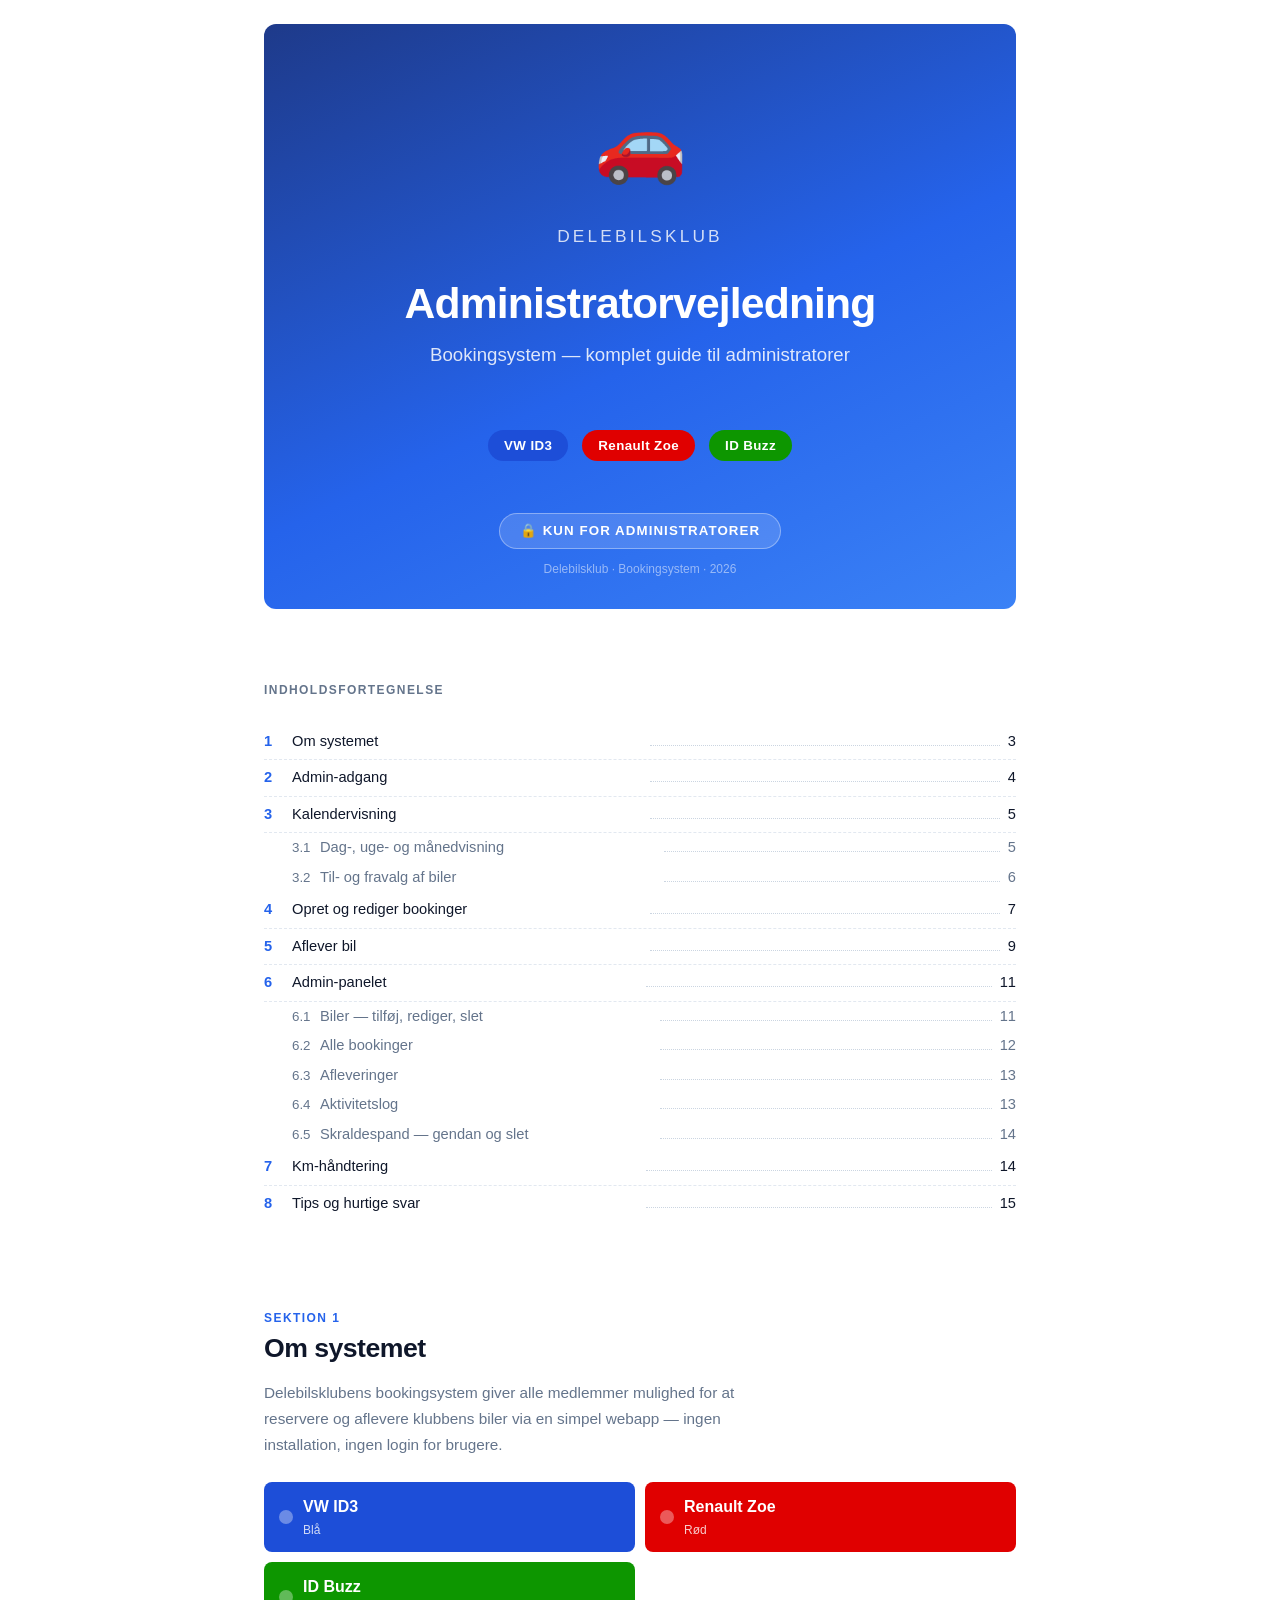
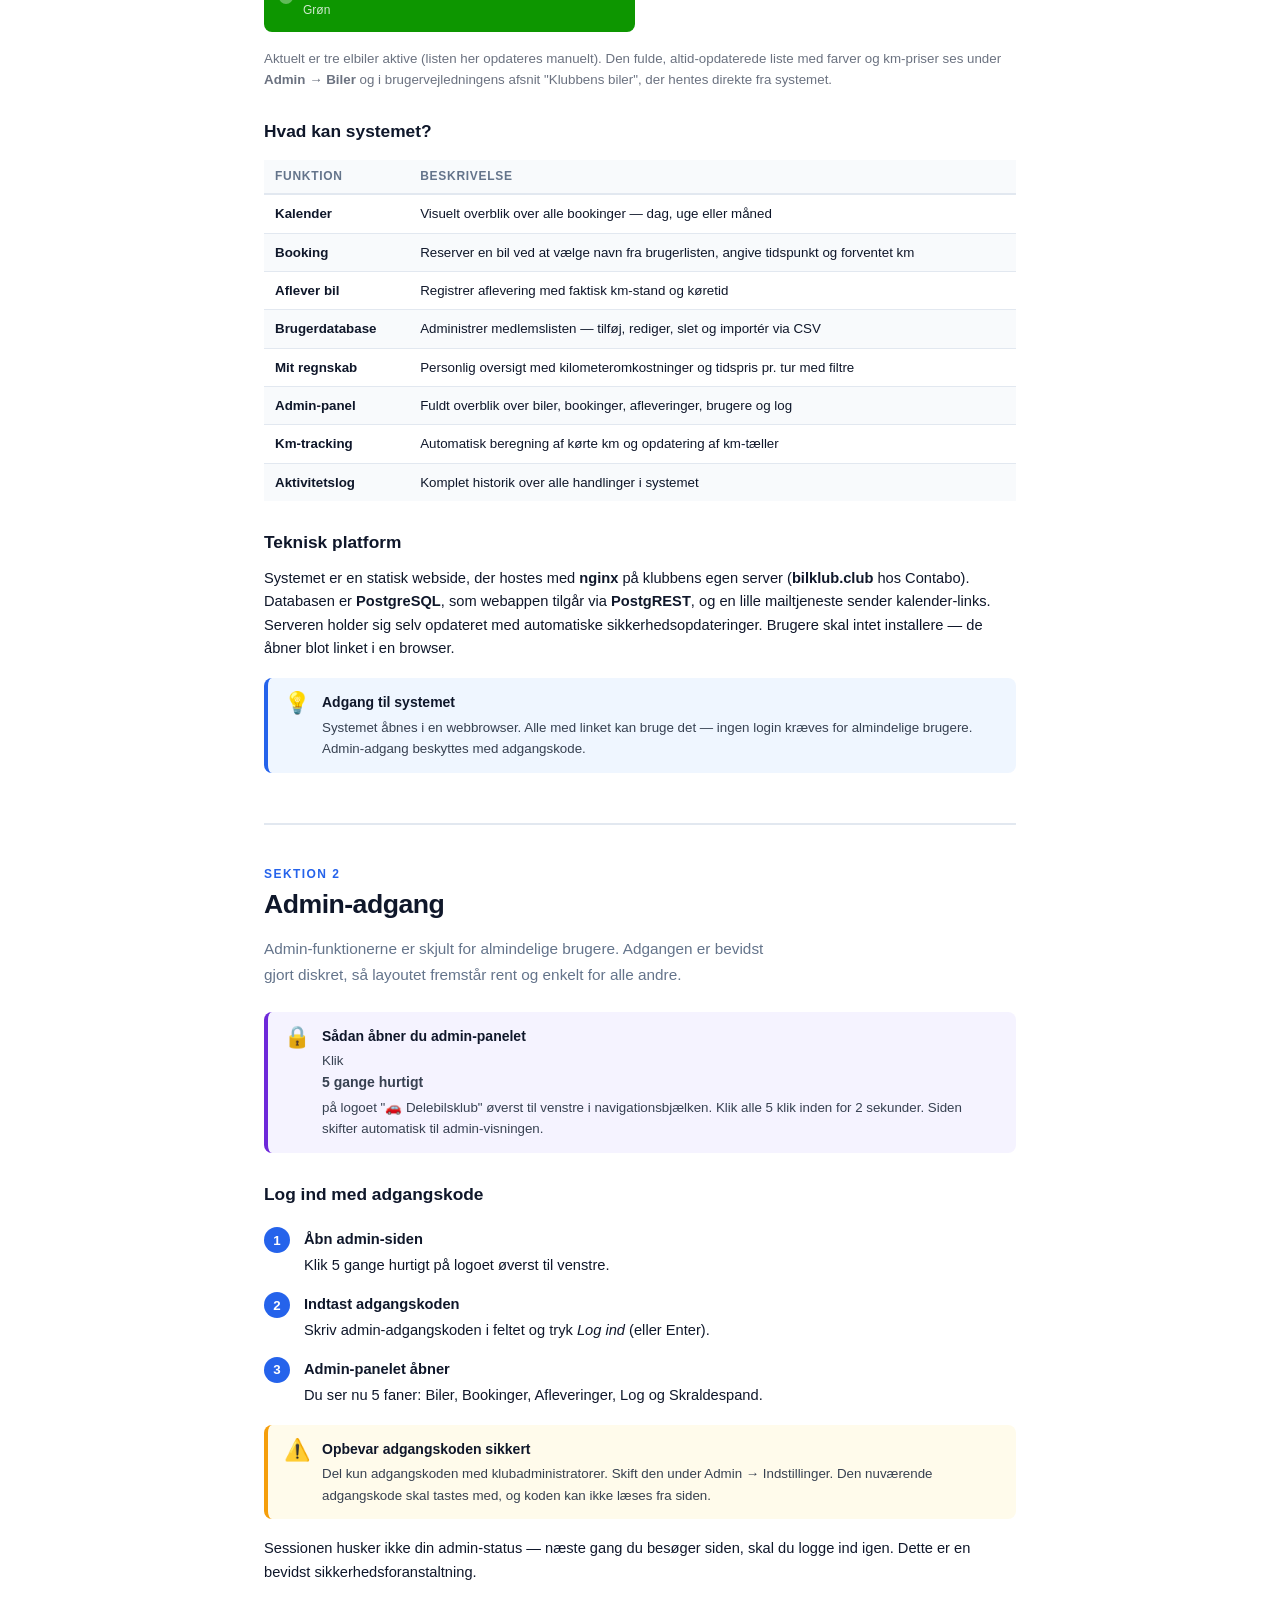
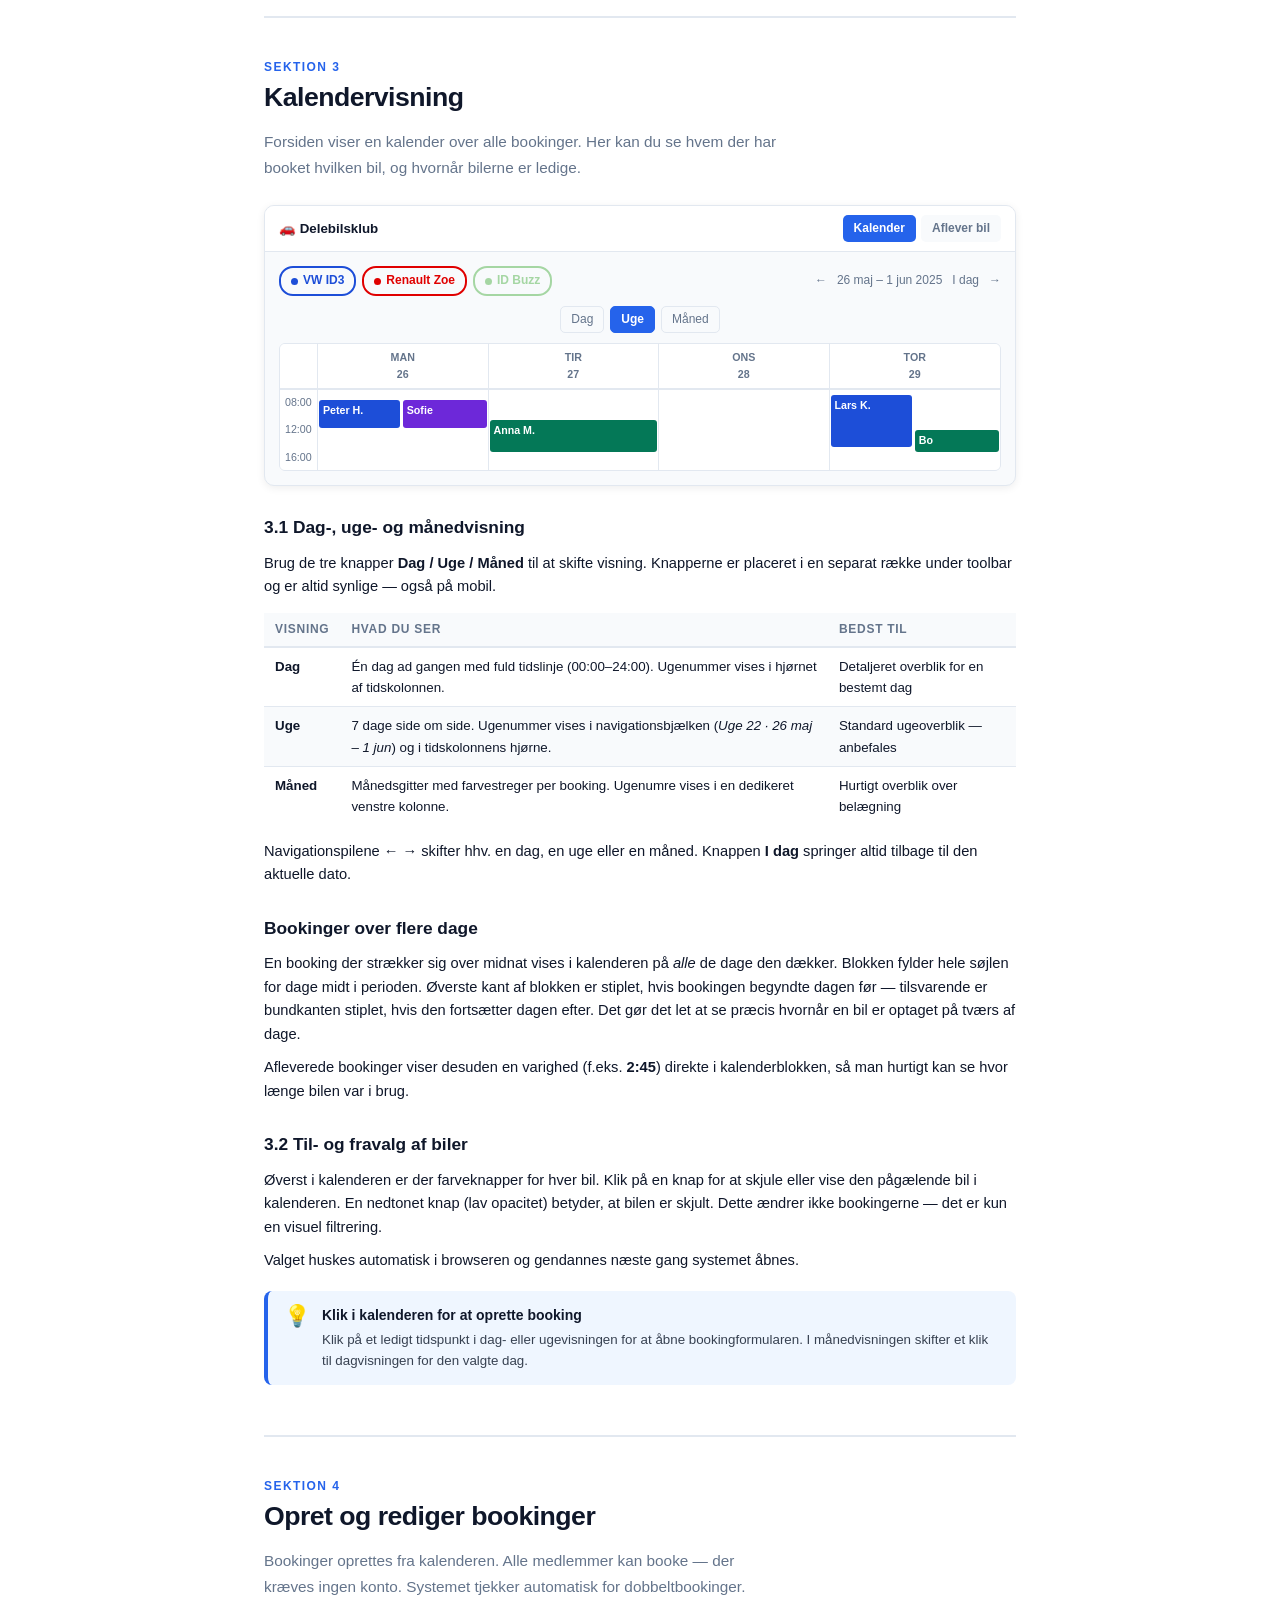
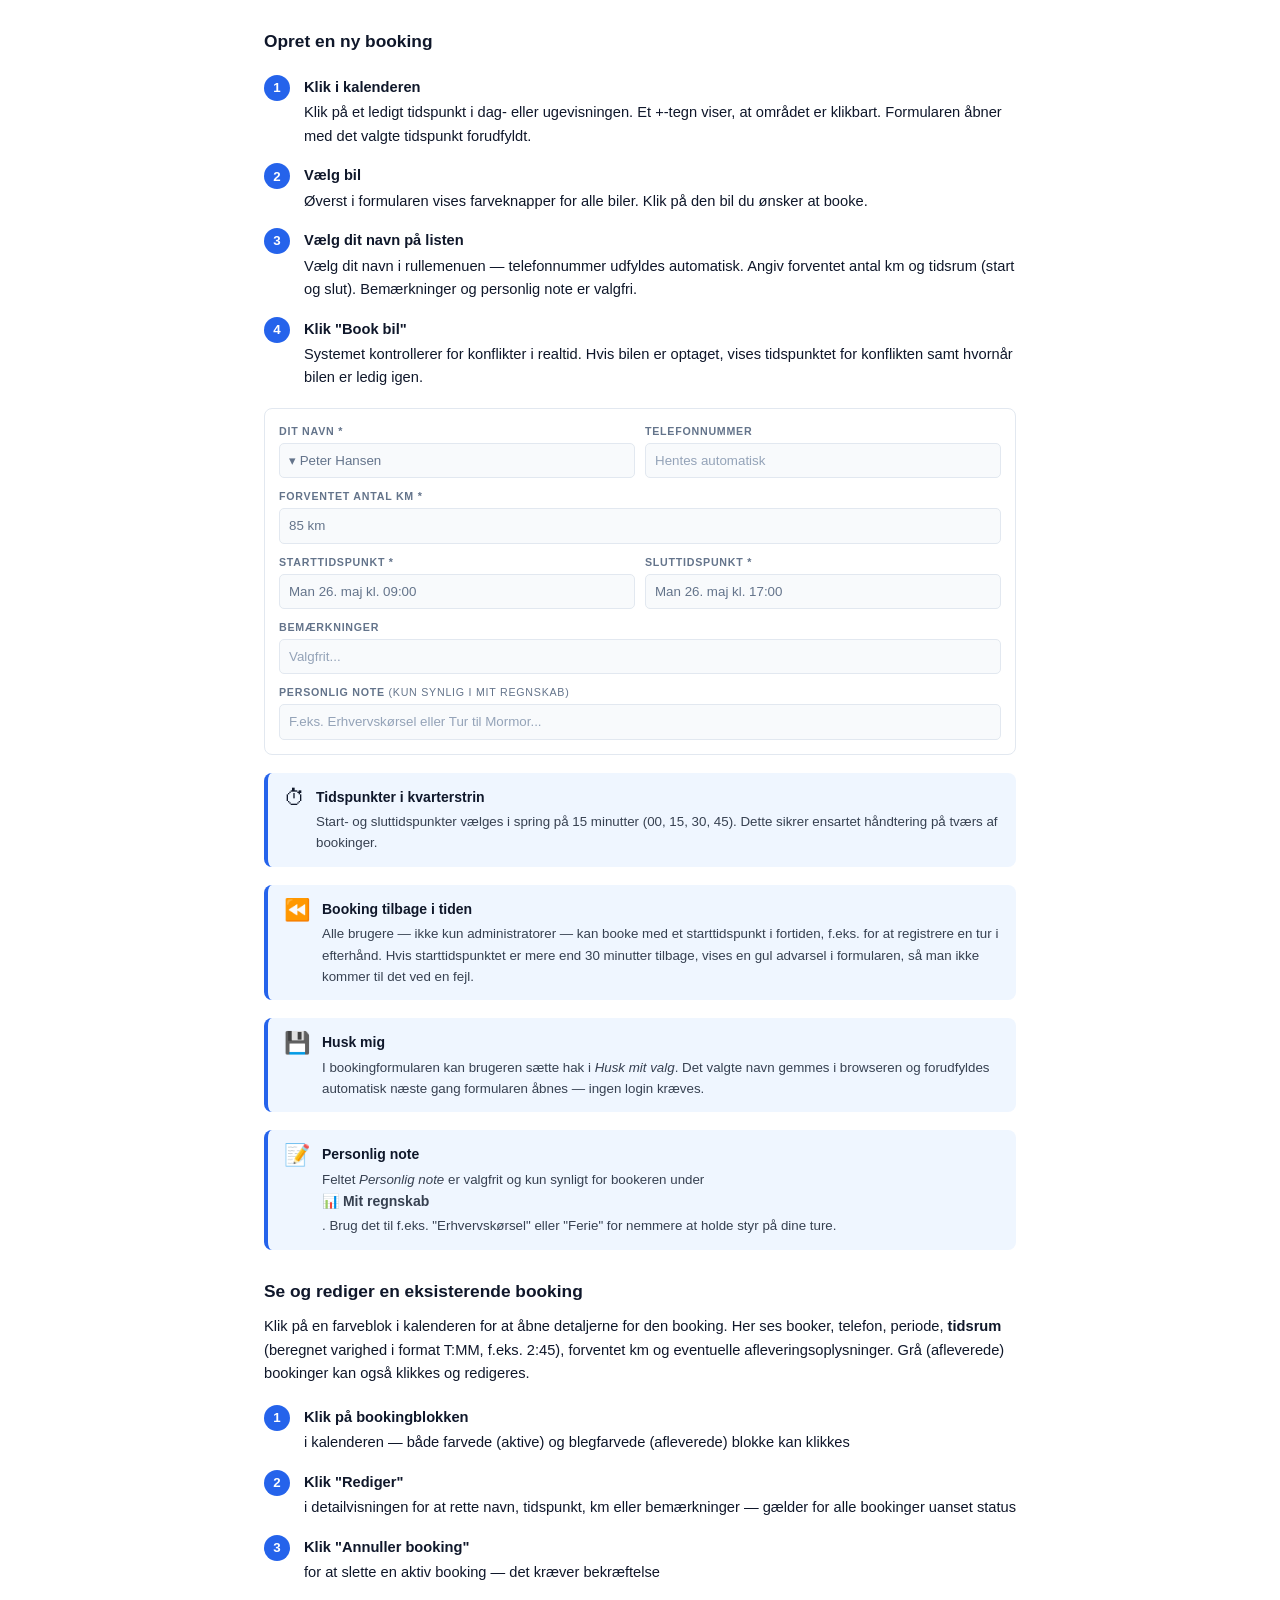
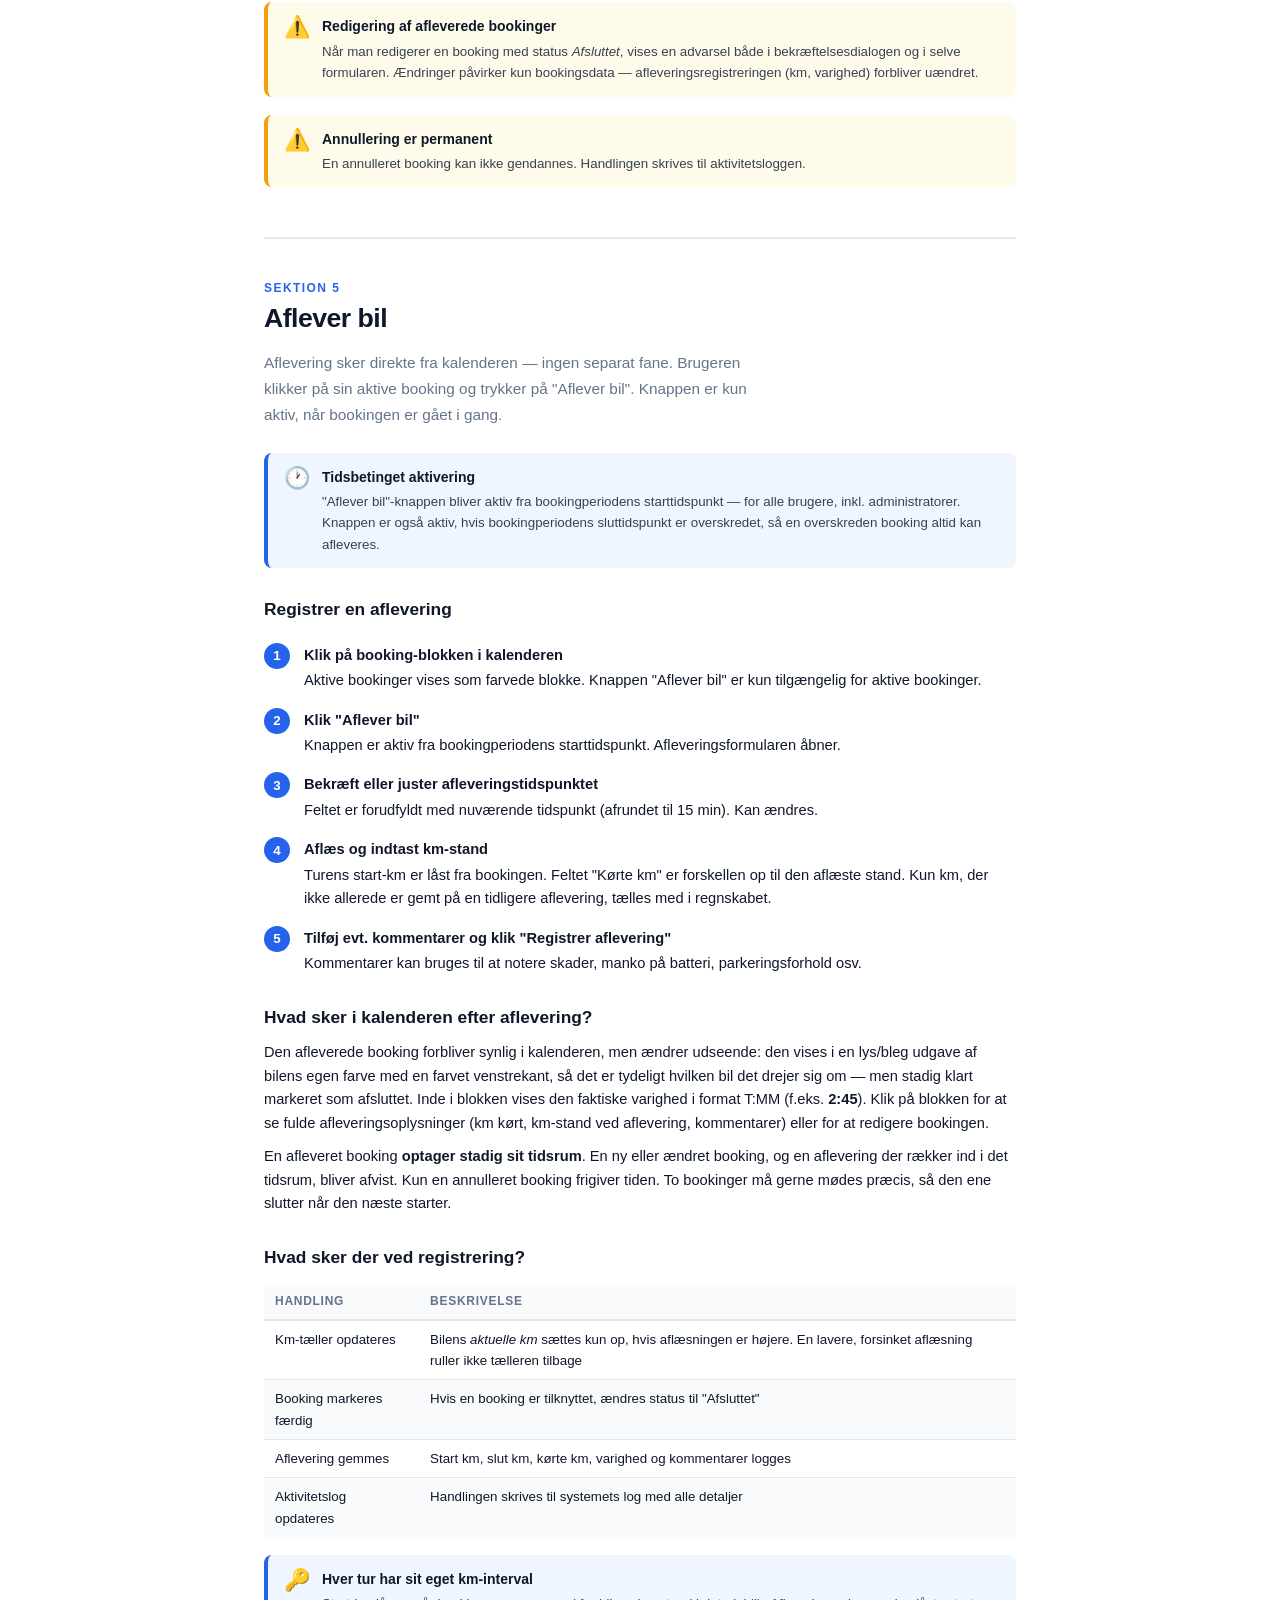
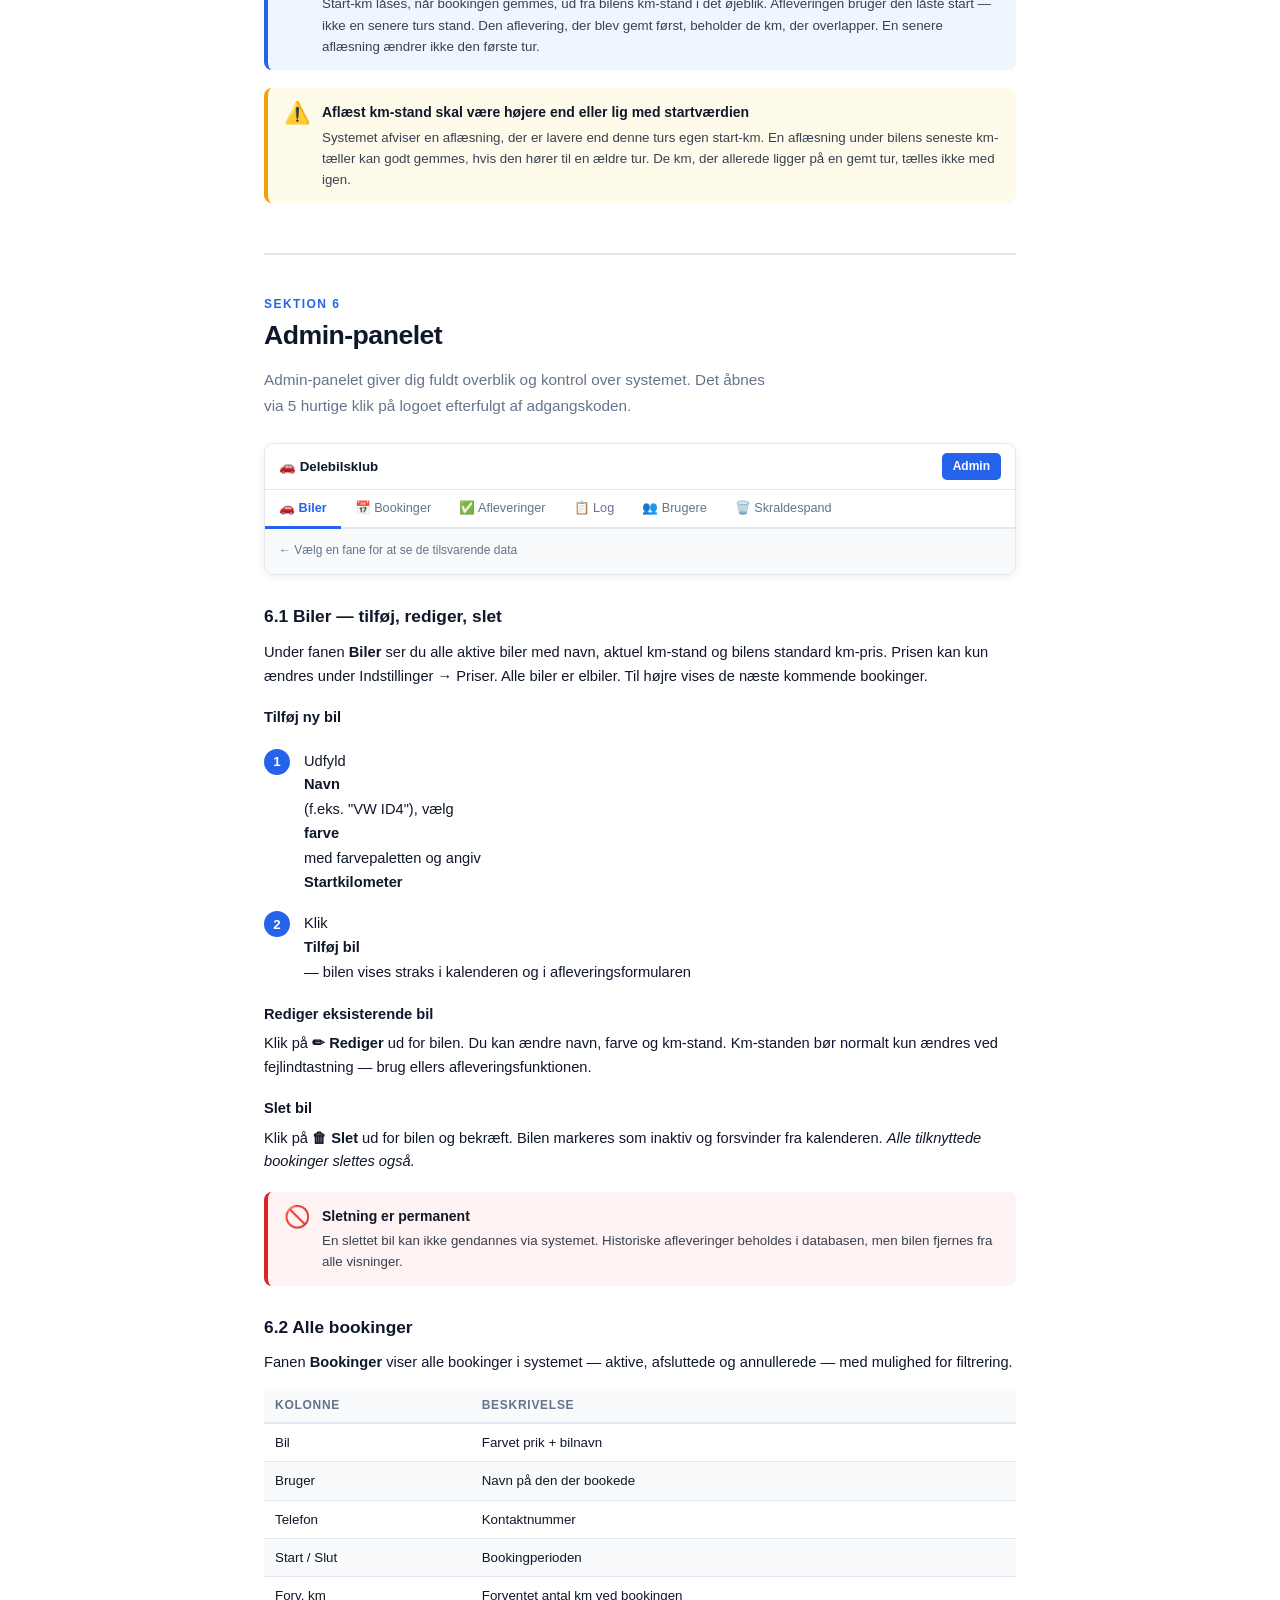
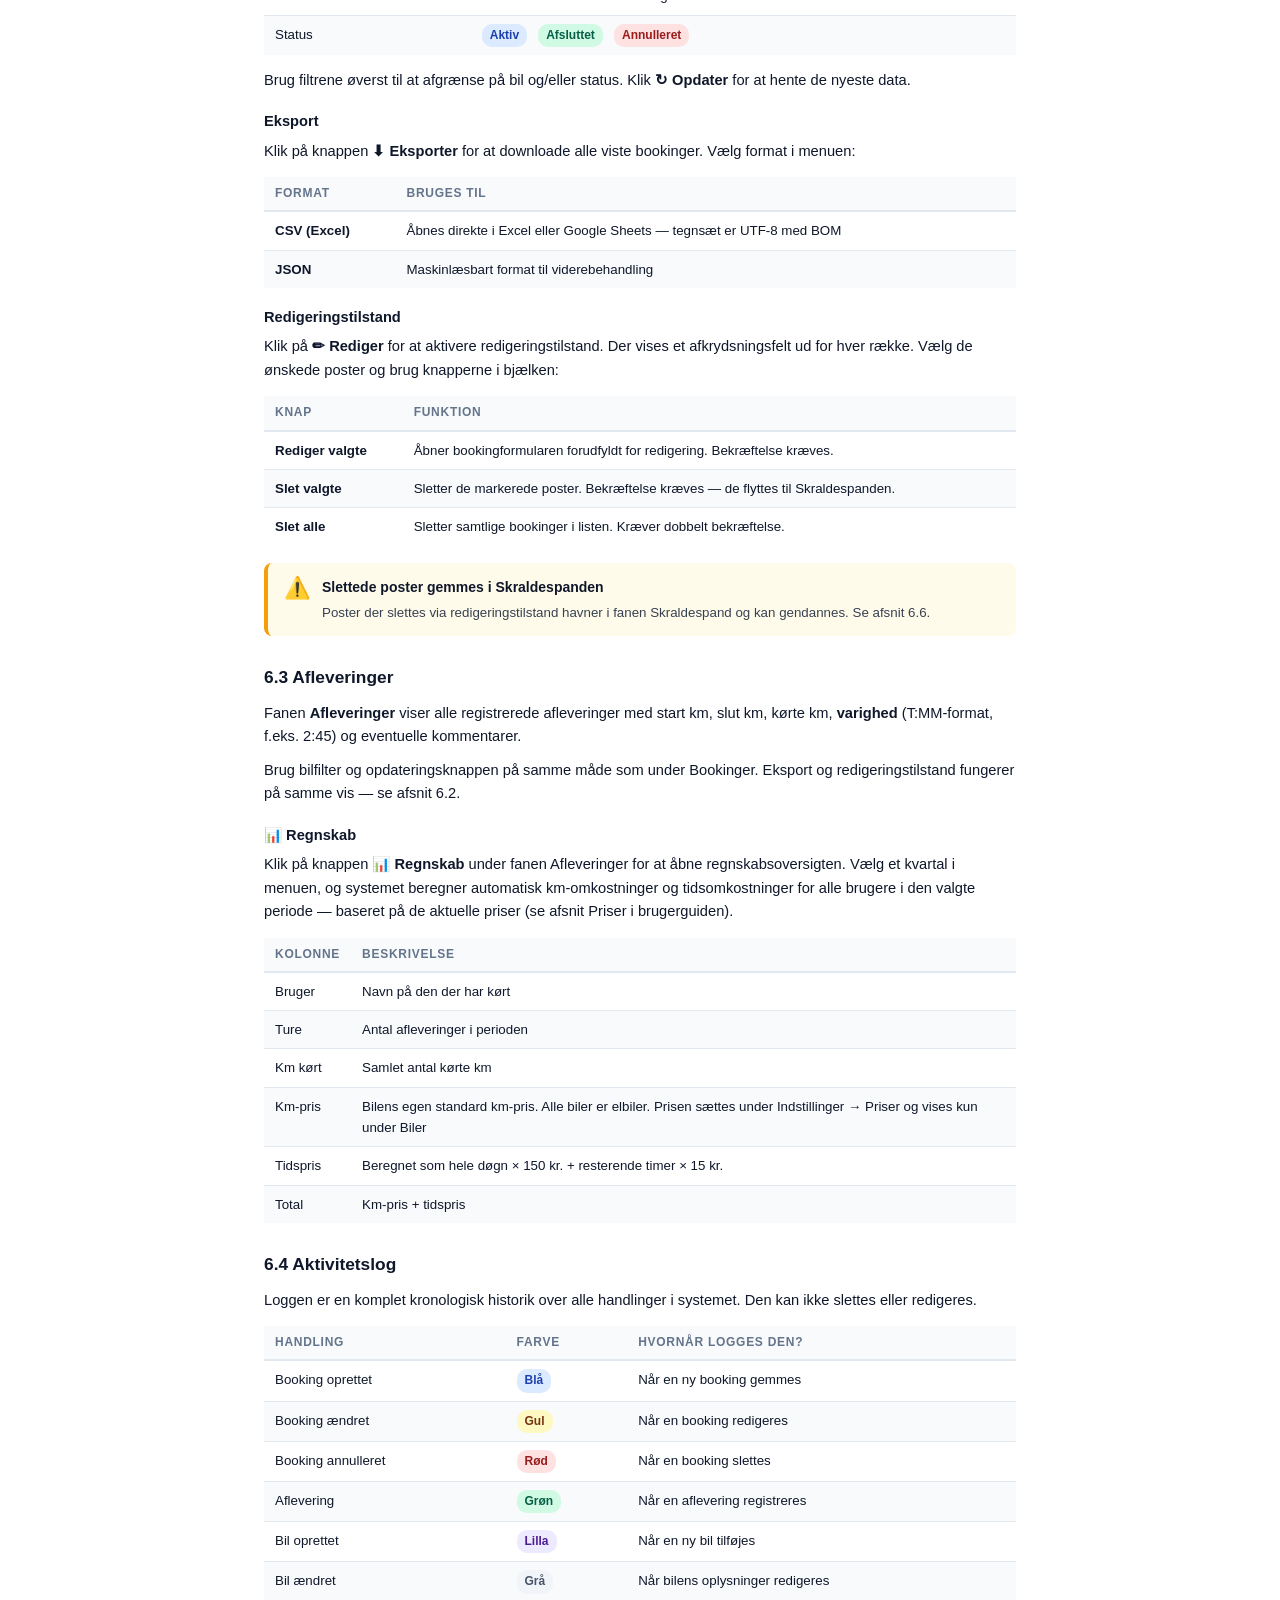
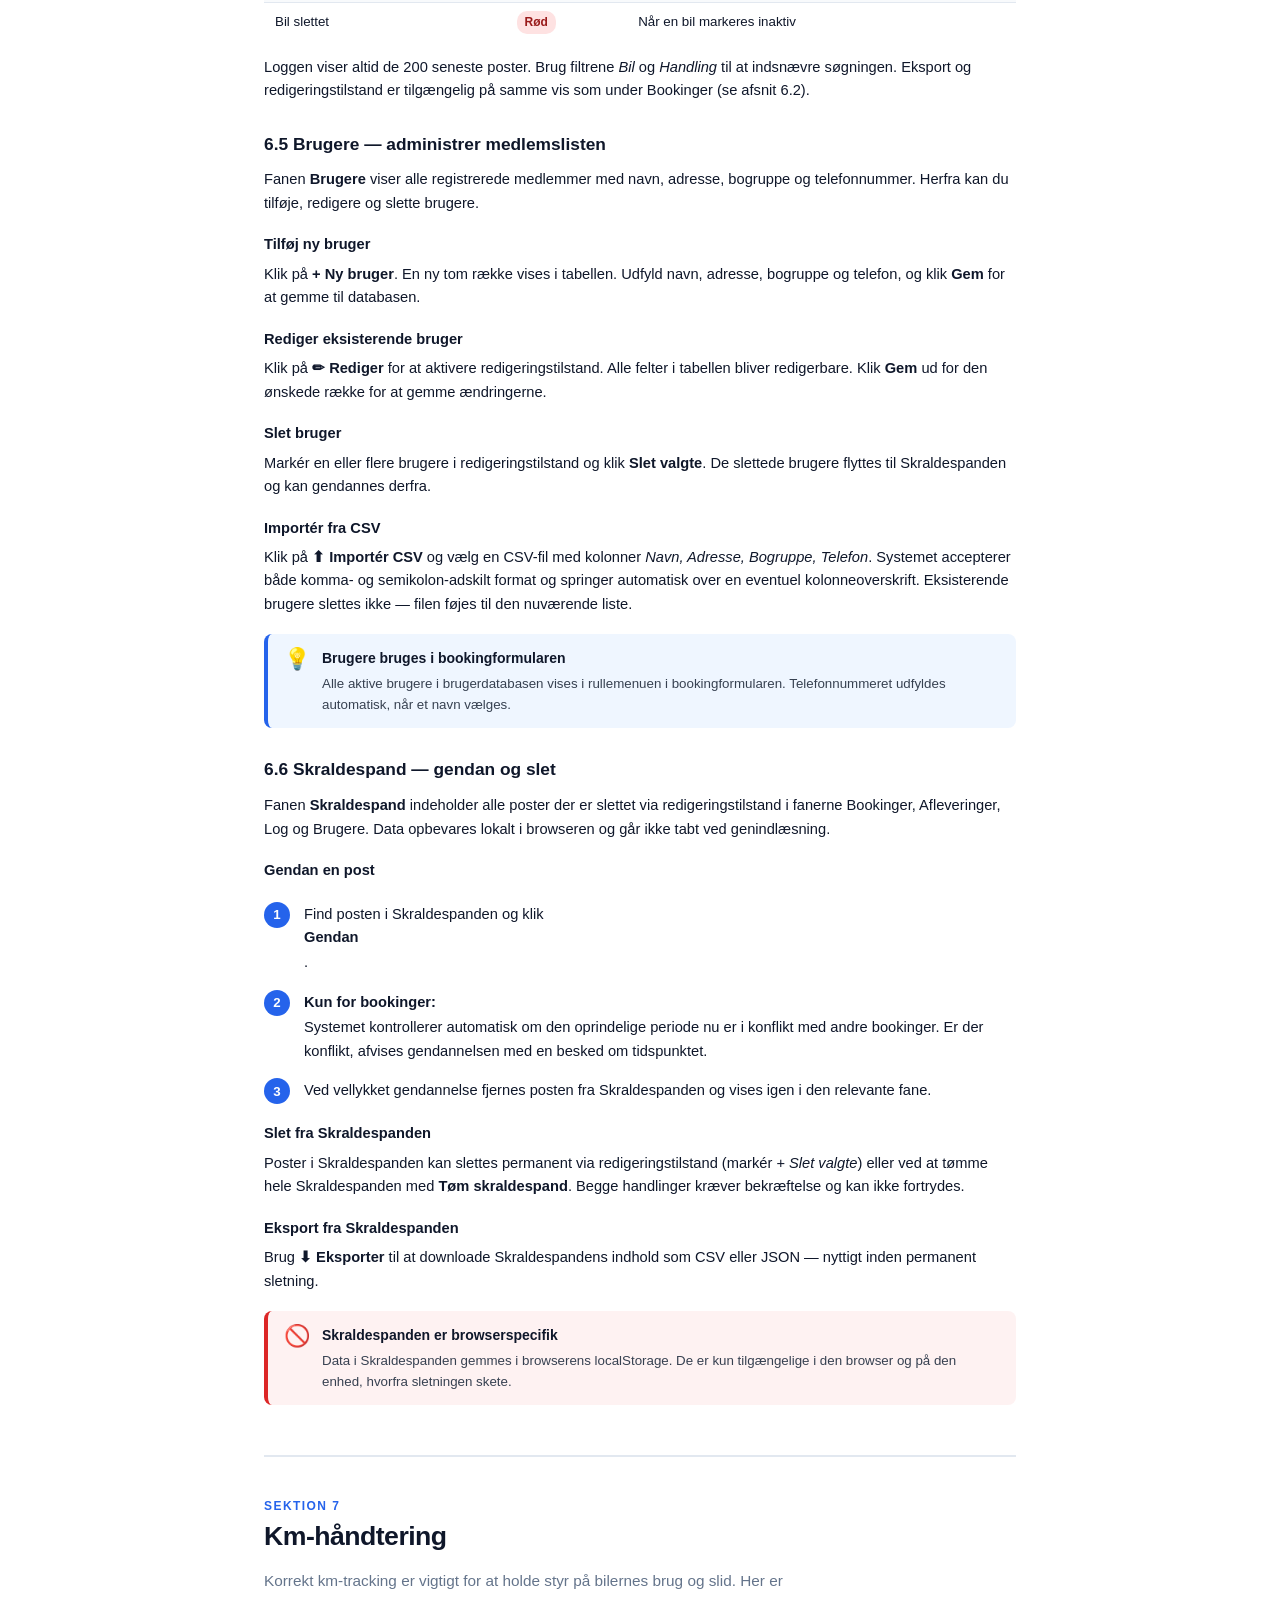
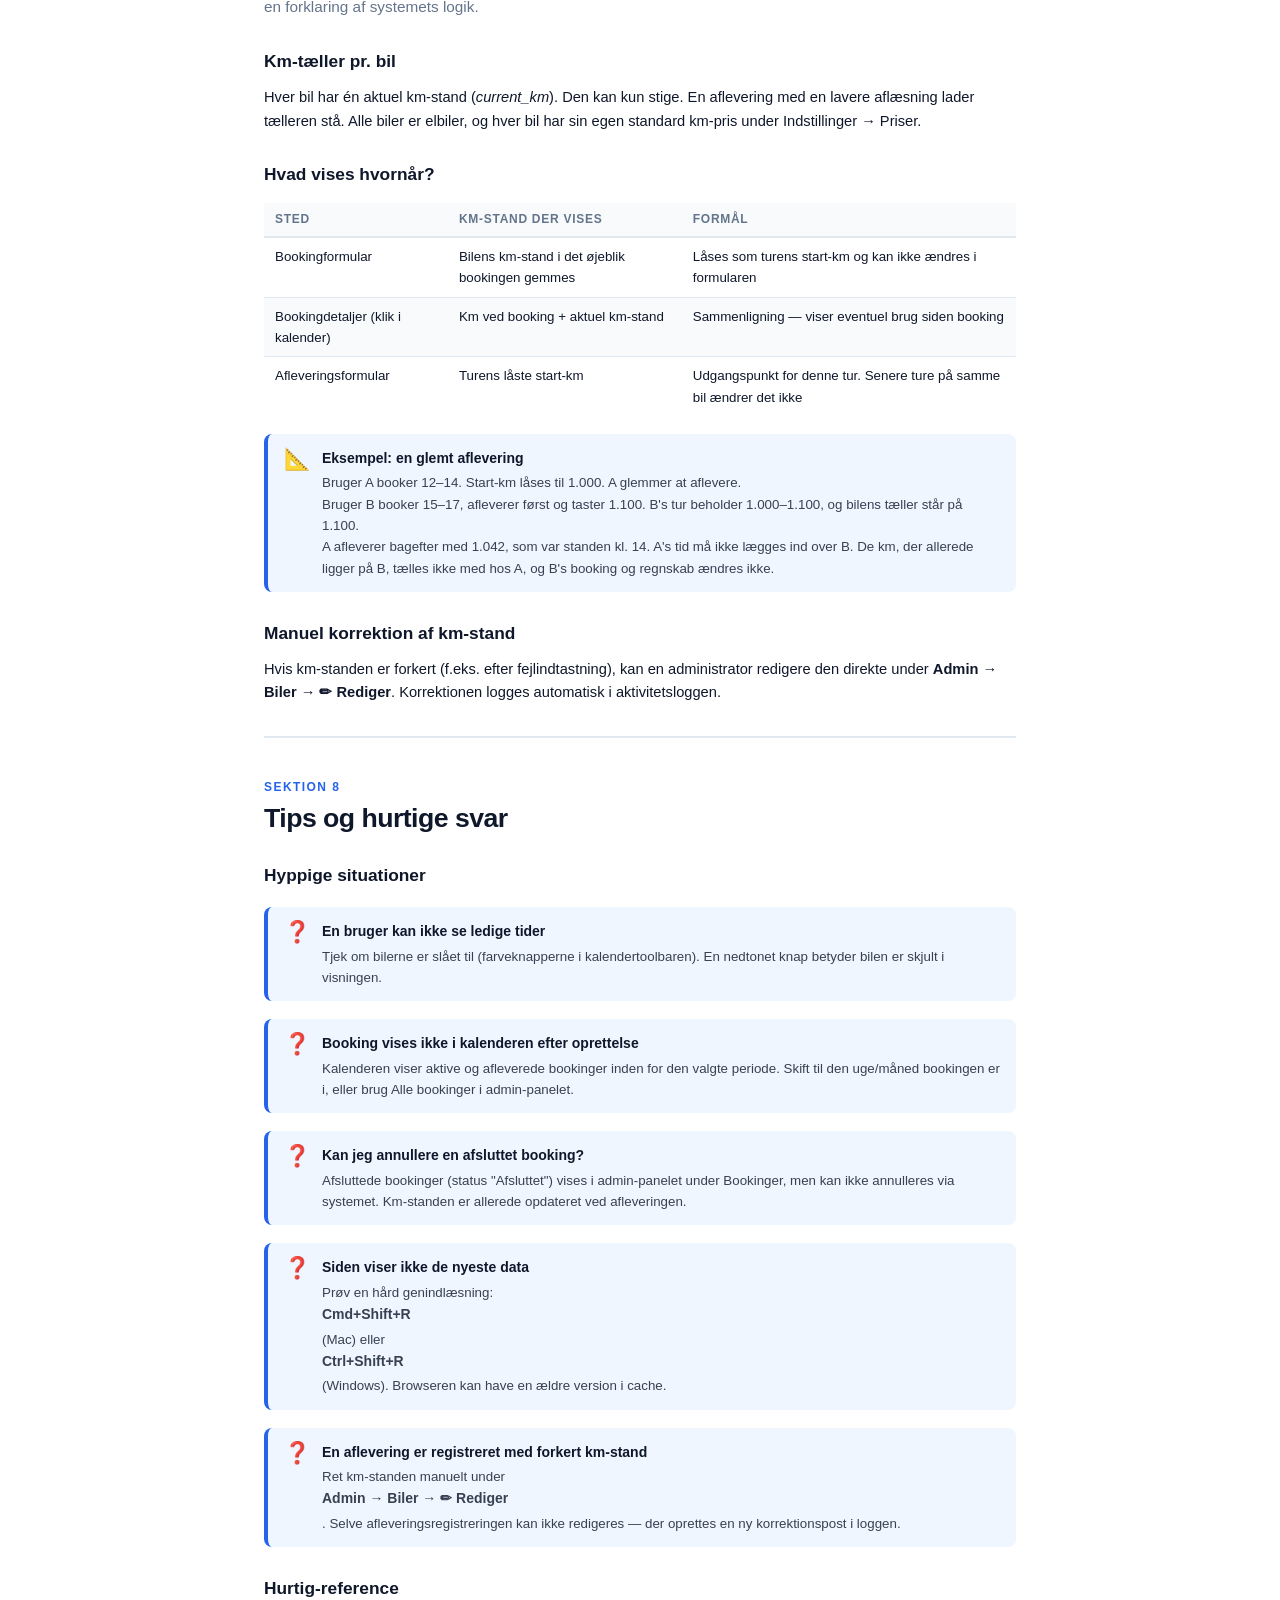
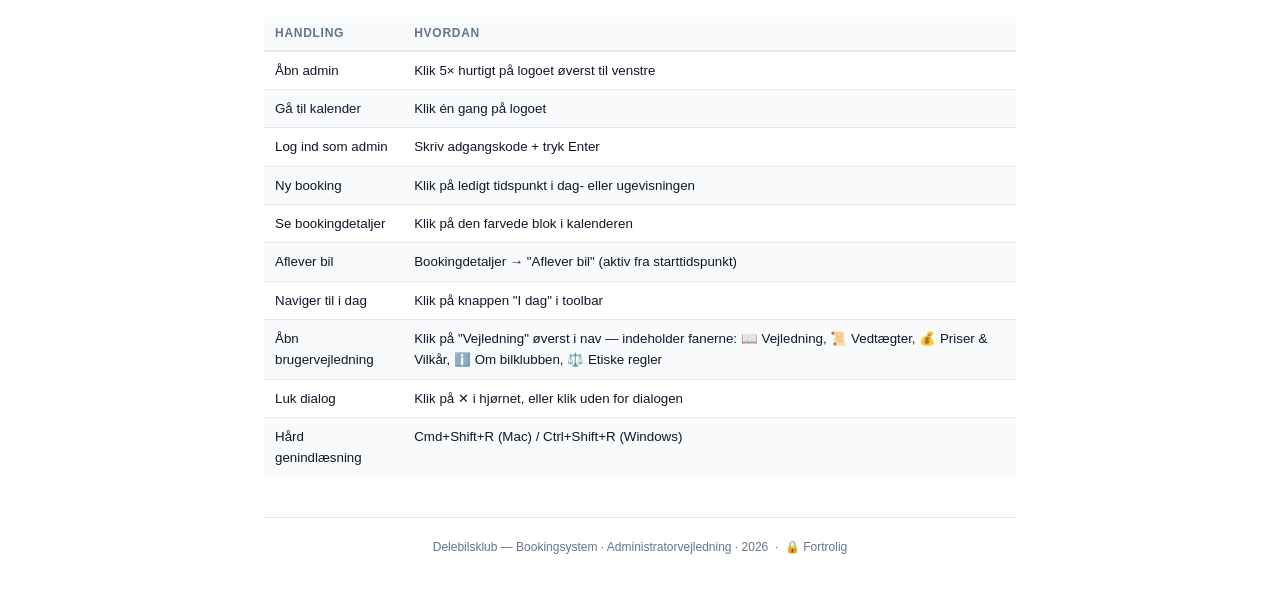
<file: admin-vejledning.html>
<!DOCTYPE html>
<html lang="da">
<head>
<meta charset="UTF-8">
<meta name="viewport" content="width=device-width, initial-scale=1.0">
<title>Delebilsklub — Administratorvejledning</title>
<style>
  /* ===== PRINT + SCREEN RESET ===== */
  *, *::before, *::after { box-sizing: border-box; margin: 0; padding: 0; }

  :root {
    --blue:    #2563EB;
    --blue-d:  #1D4ED8;
    --blue-lt: #EFF6FF;
    --text:    #0F172A;
    --muted:   #64748B;
    --border:  #E2E8F0;
    --bg:      #F8FAFC;
    --green:   #047857;
    --amber:   #B45309;
    --purple:  #6D28D9;
    --red:     #DC2626;
  }

  body {
    font-family: 'Helvetica Neue', Arial, sans-serif;
    font-size: 11pt;
    color: var(--text);
    line-height: 1.6;
    background: #fff;
  }

  /* ===== PAGE SETUP ===== */
  @page {
    size: A4;
    margin: 18mm 20mm 20mm 20mm;
  }
  @page :first { margin-top: 0; margin-bottom: 0; }

  .page-break { page-break-after: always; break-after: page; }
  .no-break   { page-break-inside: avoid; break-inside: avoid; }

  /* ===== COVER PAGE ===== */
  .cover {
    min-height: 100vh;
    display: flex;
    flex-direction: column;
    align-items: center;
    justify-content: center;
    background: linear-gradient(155deg, #1E3A8A 0%, #2563EB 55%, #3B82F6 100%);
    color: #fff;
    text-align: center;
    padding: 60px 40px;
    position: relative;
  }
  .cover-logo {
    font-size: 56pt;
    margin-bottom: 20px;
    opacity: .92;
  }
  .cover-club {
    font-size: 13pt;
    font-weight: 400;
    letter-spacing: .18em;
    text-transform: uppercase;
    opacity: .8;
    margin-bottom: 28px;
  }
  .cover-title {
    font-size: 32pt;
    font-weight: 800;
    line-height: 1.15;
    margin-bottom: 12px;
    letter-spacing: -.02em;
  }
  .cover-subtitle {
    font-size: 14pt;
    font-weight: 300;
    opacity: .85;
    margin-bottom: 60px;
  }
  .cover-badge {
    display: inline-block;
    background: rgba(255,255,255,.15);
    border: 1px solid rgba(255,255,255,.35);
    border-radius: 20px;
    padding: 6px 20px;
    font-size: 10pt;
    letter-spacing: .08em;
    text-transform: uppercase;
    font-weight: 600;
  }
  .cover-footer {
    position: absolute;
    bottom: 30px;
    left: 0; right: 0;
    text-align: center;
    font-size: 9pt;
    opacity: .5;
  }
  .cover-cars {
    display: flex;
    gap: 14px;
    margin-bottom: 52px;
    flex-wrap: wrap;
    justify-content: center;
  }
  .cover-car-chip {
    padding: 5px 16px;
    border-radius: 20px;
    font-size: 10pt;
    font-weight: 700;
    color: #fff;
    letter-spacing: .03em;
  }

  /* ===== TOC PAGE ===== */
  .toc-page {
    padding: 48px 0 40px;
  }
  .toc-title {
    font-size: 9pt;
    font-weight: 700;
    text-transform: uppercase;
    letter-spacing: .12em;
    color: var(--muted);
    margin-bottom: 24px;
  }
  .toc-list { list-style: none; }
  .toc-list li {
    display: flex;
    align-items: baseline;
    gap: 0;
    padding: 6px 0;
    border-bottom: 1px dashed var(--border);
    font-size: 11pt;
  }
  .toc-list li:last-child { border-bottom: none; }
  .toc-num {
    color: var(--blue);
    font-weight: 700;
    min-width: 28px;
  }
  .toc-label { flex: 1; }
  .toc-dots {
    flex: 1;
    border-bottom: 1px dotted #CBD5E1;
    margin: 0 8px 4px;
  }
  .toc-sub {
    padding-left: 28px !important;
    font-size: 10pt;
    color: var(--muted);
    border-bottom: none !important;
    padding-top: 3px !important;
    padding-bottom: 3px !important;
  }
  .toc-sub .toc-num { font-weight: 400; color: var(--muted); font-size: 10pt; }

  /* ===== MAIN CONTENT ===== */
  .content { padding: 0; }

  .section {
    padding: 40px 0 32px;
    border-top: 2px solid var(--border);
  }
  .section:first-child { border-top: none; padding-top: 48px; }

  .section-num {
    font-size: 9pt;
    font-weight: 700;
    text-transform: uppercase;
    letter-spacing: .12em;
    color: var(--blue);
    margin-bottom: 4px;
  }
  .section-title {
    font-size: 20pt;
    font-weight: 800;
    letter-spacing: -.02em;
    color: var(--text);
    margin-bottom: 16px;
    line-height: 1.2;
  }
  .section-lead {
    font-size: 11.5pt;
    color: var(--muted);
    margin-bottom: 24px;
    line-height: 1.7;
    max-width: 520px;
  }

  h3 {
    font-size: 13pt;
    font-weight: 700;
    margin: 28px 0 10px;
    color: var(--text);
  }
  h4 {
    font-size: 11pt;
    font-weight: 700;
    margin: 18px 0 6px;
    color: var(--text);
  }
  p { margin-bottom: 10px; }
  p:last-child { margin-bottom: 0; }

  /* ===== STEPS ===== */
  .steps { margin: 18px 0; }
  .step {
    display: flex;
    gap: 14px;
    margin-bottom: 14px;
    align-items: flex-start;
  }
  .step-num {
    flex-shrink: 0;
    width: 26px; height: 26px;
    background: var(--blue);
    color: #fff;
    border-radius: 50%;
    font-size: 10pt;
    font-weight: 800;
    display: flex; align-items: center; justify-content: center;
    margin-top: 1px;
  }
  .step-body { flex: 1; padding-top: 2px; }
  .step-body strong { display: block; margin-bottom: 2px; }

  /* ===== CALLOUT BOXES ===== */
  .callout {
    border-radius: 8px;
    padding: 13px 16px;
    margin: 18px 0;
    display: flex;
    gap: 11px;
    align-items: flex-start;
  }
  .callout-icon { font-size: 16pt; flex-shrink: 0; line-height: 1.2; }
  .callout-body { flex: 1; }
  .callout-body strong { display: block; margin-bottom: 3px; font-size: 10.5pt; }
  .callout-body p { font-size: 10pt; color: #374151; margin: 0; }

  .callout.tip    { background: #EFF6FF; border-left: 4px solid var(--blue); }
  .callout.warn   { background: #FFFBEB; border-left: 4px solid #F59E0B; }
  .callout.danger { background: #FEF2F2; border-left: 4px solid var(--red); }
  .callout.secret { background: #F5F3FF; border-left: 4px solid var(--purple); }

  /* ===== CARS TABLE ===== */
  .cars-grid {
    display: grid;
    grid-template-columns: 1fr 1fr;
    gap: 10px;
    margin: 16px 0;
  }
  .car-card {
    border-radius: 8px;
    padding: 12px 15px;
    color: #fff;
    display: flex; align-items: center; gap: 10px;
  }
  .car-card-dot {
    width: 14px; height: 14px; border-radius: 50%;
    background: rgba(255,255,255,.35);
    flex-shrink: 0;
  }
  .car-card-name { font-weight: 700; font-size: 12pt; }
  .car-card-sub  { font-size: 9pt; opacity: .8; margin-top: 1px; }

  /* ===== FEATURE TABLE ===== */
  table {
    width: 100%;
    border-collapse: collapse;
    margin: 14px 0;
    font-size: 10pt;
  }
  th {
    background: var(--bg);
    padding: 7px 11px;
    text-align: left;
    font-size: 9pt;
    font-weight: 700;
    text-transform: uppercase;
    letter-spacing: .06em;
    color: var(--muted);
    border-bottom: 2px solid var(--border);
  }
  td {
    padding: 8px 11px;
    border-bottom: 1px solid var(--border);
    vertical-align: top;
  }
  tr:last-child td { border-bottom: none; }
  tr:nth-child(even) td { background: var(--bg); }

  /* ===== SCREEN MOCKUPS ===== */
  .mockup {
    background: var(--bg);
    border: 1px solid var(--border);
    border-radius: 10px;
    overflow: hidden;
    margin: 16px 0;
    box-shadow: 0 2px 8px rgba(0,0,0,.07);
  }
  .mockup-bar {
    background: #fff;
    border-bottom: 1px solid var(--border);
    padding: 9px 14px;
    display: flex;
    align-items: center;
    justify-content: space-between;
    gap: 10px;
  }
  .mockup-bar .logo { font-weight: 800; font-size: 10pt; }
  .mockup-nav { display: flex; gap: 5px; }
  .mockup-btn {
    padding: 4px 11px; border-radius: 5px;
    font-size: 9pt; font-weight: 600;
    border: none; background: var(--bg); color: var(--muted);
  }
  .mockup-btn.active { background: var(--blue); color: #fff; }
  .mockup-body { padding: 14px; }
  .mockup-toolbar {
    display: flex; gap: 6px; flex-wrap: wrap; margin-bottom: 10px;
  }
  .mockup-chip {
    display: inline-flex; align-items: center; gap: 5px;
    padding: 3px 10px; border-radius: 14px;
    border: 2px solid transparent;
    font-size: 9pt; font-weight: 700;
  }
  .mockup-chip .dot { width: 7px; height: 7px; border-radius: 50%; }

  .cal-preview {
    border: 1px solid var(--border);
    border-radius: 6px;
    overflow: hidden;
    font-size: 9pt;
  }
  .cal-preview-head {
    display: grid;
    grid-template-columns: 38px repeat(4, 1fr);
    background: #fff;
    border-bottom: 2px solid var(--border);
  }
  .cal-preview-head div {
    padding: 5px 6px; text-align: center;
    font-weight: 700; font-size: 8pt; color: var(--muted);
    border-right: 1px solid var(--border);
  }
  .cal-preview-head div:last-child { border-right: none; }
  .cal-preview-body {
    display: grid;
    grid-template-columns: 38px repeat(4, 1fr);
    height: 80px;
    background: #fff;
    position: relative;
  }
  .cal-preview-body > div {
    border-right: 1px solid var(--border);
    height: 80px;
    position: relative;
  }
  .cal-preview-body > div:last-child { border-right: none; }
  .cal-block {
    position: absolute; left: 1px; right: 1px;
    border-radius: 3px; padding: 2px 4px;
    font-size: 8pt; font-weight: 700; color: #fff;
    overflow: hidden; white-space: nowrap; text-overflow: ellipsis;
  }
  .time-col { display: flex; flex-direction: column; justify-content: space-between; padding: 4px 5px; }
  .time-col span { font-size: 8pt; color: var(--muted); }

  /* ===== FIELD EXAMPLES ===== */
  .field-example {
    background: #fff;
    border: 1px solid var(--border);
    border-radius: 8px;
    padding: 14px;
    margin: 12px 0;
  }
  .field-example .field { margin-bottom: 10px; }
  .field-example .field:last-child { margin-bottom: 0; }
  .field-example label {
    display: block;
    font-size: 8pt; font-weight: 700; text-transform: uppercase;
    letter-spacing: .07em; color: var(--muted); margin-bottom: 3px;
  }
  .field-example input-mock {
    display: block;
    border: 1px solid var(--border); border-radius: 5px;
    padding: 6px 9px; font-size: 10pt; color: var(--muted);
    background: var(--bg);
  }
  .field-row { display: flex; gap: 10px; }
  .field-row .field { flex: 1; }

  /* ===== ADMIN PANEL MOCK ===== */
  .admin-tabs-mock {
    display: flex;
    background: #fff;
    border-bottom: 2px solid var(--border);
    margin-bottom: 0;
  }
  .admin-tab-mock {
    padding: 8px 14px; font-size: 9.5pt; font-weight: 500;
    color: var(--muted); border-bottom: 3px solid transparent;
    margin-bottom: -2px;
  }
  .admin-tab-mock.active { color: var(--blue); border-bottom-color: var(--blue); font-weight: 700; }

  /* ===== BADGE ===== */
  .badge {
    display: inline-block; padding: 2px 8px;
    border-radius: 10px; font-size: 9pt; font-weight: 700;
  }
  .badge-blue   { background: #DBEAFE; color: #1E40AF; }
  .badge-green  { background: #D1FAE5; color: #065F46; }
  .badge-red    { background: #FEE2E2; color: #991B1B; }
  .badge-gray   { background: #F1F5F9; color: #475569; }
  .badge-yellow { background: #FEF9C3; color: #78350F; }

  /* ===== PRINT OVERRIDES ===== */
  @media print {
    body { font-size: 10.5pt; }
    .cover { min-height: 100vh; }
    .section { border-top-color: #CBD5E1; }
    a { color: inherit; text-decoration: none; }
  }

  @media screen {
    body { max-width: 800px; margin: 0 auto; padding: 0 24px; }
    .cover { border-radius: 12px; margin: 24px 0; min-height: 420px; }
  }
</style>
</head>
<body>

<!-- ==================== FORSIDE ==================== -->
<div class="cover page-break">
  <div class="cover-logo">🚗</div>
  <div class="cover-club">Delebilsklub</div>
  <h1 class="cover-title">Administratorvejledning</h1>
  <p class="cover-subtitle">Bookingsystem — komplet guide til administratorer</p>

  <div class="cover-cars">
    <div class="cover-car-chip" style="background:#1d4ed8">VW ID3</div>
    <div class="cover-car-chip" style="background:#e00000">Renault Zoe</div>
    <div class="cover-car-chip" style="background:#0d9600">ID Buzz</div>
  </div>

  <div class="cover-badge">🔒 Kun for administratorer</div>
  <div class="cover-footer">Delebilsklub · Bookingsystem · 2026</div>
</div>


<!-- ==================== INDHOLDSFORTEGNELSE ==================== -->
<div class="toc-page page-break">
  <div class="toc-title">Indholdsfortegnelse</div>
  <ol class="toc-list">
    <li>
      <span class="toc-num">1</span>
      <span class="toc-label">Om systemet</span>
      <span class="toc-dots"></span>
      <span>3</span>
    </li>
    <li>
      <span class="toc-num">2</span>
      <span class="toc-label">Admin-adgang</span>
      <span class="toc-dots"></span>
      <span>4</span>
    </li>
    <li>
      <span class="toc-num">3</span>
      <span class="toc-label">Kalendervisning</span>
      <span class="toc-dots"></span>
      <span>5</span>
    </li>
    <li class="toc-sub">
      <span class="toc-num">3.1</span>
      <span class="toc-label">Dag-, uge- og månedvisning</span>
      <span class="toc-dots"></span>
      <span>5</span>
    </li>
    <li class="toc-sub">
      <span class="toc-num">3.2</span>
      <span class="toc-label">Til- og fravalg af biler</span>
      <span class="toc-dots"></span>
      <span>6</span>
    </li>
    <li>
      <span class="toc-num">4</span>
      <span class="toc-label">Opret og rediger bookinger</span>
      <span class="toc-dots"></span>
      <span>7</span>
    </li>
    <li>
      <span class="toc-num">5</span>
      <span class="toc-label">Aflever bil</span>
      <span class="toc-dots"></span>
      <span>9</span>
    </li>
    <li>
      <span class="toc-num">6</span>
      <span class="toc-label">Admin-panelet</span>
      <span class="toc-dots"></span>
      <span>11</span>
    </li>
    <li class="toc-sub">
      <span class="toc-num">6.1</span>
      <span class="toc-label">Biler — tilføj, rediger, slet</span>
      <span class="toc-dots"></span>
      <span>11</span>
    </li>
    <li class="toc-sub">
      <span class="toc-num">6.2</span>
      <span class="toc-label">Alle bookinger</span>
      <span class="toc-dots"></span>
      <span>12</span>
    </li>
    <li class="toc-sub">
      <span class="toc-num">6.3</span>
      <span class="toc-label">Afleveringer</span>
      <span class="toc-dots"></span>
      <span>13</span>
    </li>
    <li class="toc-sub">
      <span class="toc-num">6.4</span>
      <span class="toc-label">Aktivitetslog</span>
      <span class="toc-dots"></span>
      <span>13</span>
    </li>
    <li class="toc-sub">
      <span class="toc-num">6.5</span>
      <span class="toc-label">Skraldespand — gendan og slet</span>
      <span class="toc-dots"></span>
      <span>14</span>
    </li>
    <li>
      <span class="toc-num">7</span>
      <span class="toc-label">Km-håndtering</span>
      <span class="toc-dots"></span>
      <span>14</span>
    </li>
    <li>
      <span class="toc-num">8</span>
      <span class="toc-label">Tips og hurtige svar</span>
      <span class="toc-dots"></span>
      <span>15</span>
    </li>
  </ol>
</div>


<!-- ==================== INDHOLD ==================== -->
<div class="content">

  <!-- SEKTION 1 -->
  <div class="section no-break">
    <div class="section-num">Sektion 1</div>
    <h2 class="section-title">Om systemet</h2>
    <p class="section-lead">Delebilsklubens bookingsystem giver alle medlemmer mulighed for at reservere og aflevere klub­bens biler via en simpel webapp — ingen installation, ingen login for brugere.</p>

    <div class="cars-grid">
      <div class="car-card" style="background:#1d4ed8">
        <div class="car-card-dot"></div>
        <div><div class="car-card-name">VW ID3</div><div class="car-card-sub">Blå</div></div>
      </div>
      <div class="car-card" style="background:#e00000">
        <div class="car-card-dot"></div>
        <div><div class="car-card-name">Renault Zoe</div><div class="car-card-sub">Rød</div></div>
      </div>
      <div class="car-card" style="background:#0d9600">
        <div class="car-card-dot"></div>
        <div><div class="car-card-name">ID Buzz</div><div class="car-card-sub">Grøn</div></div>
      </div>
    </div>
    <p style="font-size:10pt;color:#6B7280;margin-top:4px">Aktuelt er tre elbiler aktive (listen her opdateres manuelt). Den fulde, altid-opdaterede liste med farver og km-priser ses under <strong>Admin → Biler</strong> og i brugervejledningens afsnit "Klubbens biler", der hentes direkte fra systemet.</p>

    <h3>Hvad kan systemet?</h3>
    <table>
      <thead><tr><th>Funktion</th><th>Beskrivelse</th></tr></thead>
      <tbody>
        <tr><td><strong>Kalender</strong></td><td>Visuelt overblik over alle bookinger — dag, uge eller måned</td></tr>
        <tr><td><strong>Booking</strong></td><td>Reserver en bil ved at vælge navn fra brugerlisten, angive tidspunkt og forventet km</td></tr>
        <tr><td><strong>Aflever bil</strong></td><td>Registrer aflevering med faktisk km-stand og køretid</td></tr>
        <tr><td><strong>Brugerdatabase</strong></td><td>Administrer medlemslisten — tilføj, rediger, slet og importér via CSV</td></tr>
        <tr><td><strong>Mit regnskab</strong></td><td>Personlig oversigt med kilometeromkostninger og tidspris pr. tur med filtre</td></tr>
        <tr><td><strong>Admin-panel</strong></td><td>Fuldt overblik over biler, bookinger, afleveringer, brugere og log</td></tr>
        <tr><td><strong>Km-tracking</strong></td><td>Automatisk beregning af kørte km og opdatering af km-tæller</td></tr>
        <tr><td><strong>Aktivitetslog</strong></td><td>Komplet historik over alle handlinger i systemet</td></tr>
      </tbody>
    </table>

    <h3>Teknisk platform</h3>
    <p>Systemet er en statisk webside, der hostes med <strong>nginx</strong> på klubbens egen server (<strong>bilklub.club</strong> hos Contabo). Databasen er <strong>PostgreSQL</strong>, som webappen tilgår via <strong>PostgREST</strong>, og en lille mailtjeneste sender kalender-links. Serveren holder sig selv opdateret med automatiske sikkerhedsopdateringer. Brugere skal intet installere — de åbner blot linket i en browser.</p>

    <div class="callout tip">
      <div class="callout-icon">💡</div>
      <div class="callout-body">
        <strong>Adgang til systemet</strong>
        <p>Systemet åbnes i en webbrowser. Alle med linket kan bruge det — ingen login kræves for almindelige brugere. Admin-adgang beskyttes med adgangskode.</p>
      </div>
    </div>
  </div>


  <!-- SEKTION 2 -->
  <div class="section no-break">
    <div class="section-num">Sektion 2</div>
    <h2 class="section-title">Admin-adgang</h2>
    <p class="section-lead">Admin-funktionerne er skjult for almindelige brugere. Adgangen er bevidst gjort diskret, så layoutet fremstår rent og enkelt for alle andre.</p>

    <div class="callout secret">
      <div class="callout-icon">🔒</div>
      <div class="callout-body">
        <strong>Sådan åbner du admin-panelet</strong>
        <p>Klik <strong>5 gange hurtigt</strong> på logoet "🚗 Delebilsklub" øverst til venstre i navigationsbjælken. Klik alle 5 klik inden for 2 sekunder. Siden skifter automatisk til admin-visningen.</p>
      </div>
    </div>

    <h3>Log ind med adgangskode</h3>
    <div class="steps">
      <div class="step">
        <div class="step-num">1</div>
        <div class="step-body">
          <strong>Åbn admin-siden</strong>
          Klik 5 gange hurtigt på logoet øverst til venstre.
        </div>
      </div>
      <div class="step">
        <div class="step-num">2</div>
        <div class="step-body">
          <strong>Indtast adgangskoden</strong>
          Skriv admin-adgangskoden i feltet og tryk <em>Log ind</em> (eller Enter).
        </div>
      </div>
      <div class="step">
        <div class="step-num">3</div>
        <div class="step-body">
          <strong>Admin-panelet åbner</strong>
          Du ser nu 5 faner: Biler, Bookinger, Afleveringer, Log og Skraldespand.
        </div>
      </div>
    </div>

    <div class="callout warn">
      <div class="callout-icon">⚠️</div>
      <div class="callout-body">
        <strong>Opbevar adgangskoden sikkert</strong>
        <p>Del kun adgangskoden med klubadministratorer. Skift den under Admin → Indstillinger. Den nuværende adgangskode skal tastes med, og koden kan ikke læses fra siden.</p>
      </div>
    </div>

    <p>Sessionen husker ikke din admin-status — næste gang du besøger siden, skal du logge ind igen. Dette er en bevidst sikkerhedsforanstaltning.</p>
  </div>


  <!-- SEKTION 3 -->
  <div class="section">
    <div class="section-num">Sektion 3</div>
    <h2 class="section-title">Kalendervisning</h2>
    <p class="section-lead">Forsiden viser en kalender over alle bookinger. Her kan du se hvem der har booket hvilken bil, og hvornår bilerne er ledige.</p>

    <div class="mockup">
      <div class="mockup-bar">
        <div class="logo">🚗 Delebilsklub</div>
        <div class="mockup-nav">
          <div class="mockup-btn active">Kalender</div>
          <div class="mockup-btn">Aflever bil</div>
        </div>
      </div>
      <div class="mockup-body">
        <div class="mockup-toolbar">
          <div class="mockup-chip" style="border-color:#1d4ed8;color:#1d4ed8">
            <div class="dot" style="background:#1d4ed8"></div>VW ID3
          </div>
          <div class="mockup-chip" style="border-color:#e00000;color:#e00000">
            <div class="dot" style="background:#e00000"></div>Renault Zoe
          </div>
          <div class="mockup-chip" style="border-color:#0d9600;color:#0d9600;opacity:.35">
            <div class="dot" style="background:#0d9600"></div>ID Buzz
          </div>
          <div style="margin-left:auto;display:flex;gap:5px;align-items:center;font-size:9pt;color:var(--muted)">
            ← &nbsp; 26 maj – 1 jun 2025 &nbsp; I dag &nbsp; →
          </div>
        </div>
        <div style="display:flex;gap:6px;margin-bottom:10px;justify-content:center">
          <div style="padding:3px 10px;border:1px solid var(--border);border-radius:5px;font-size:9pt;color:var(--muted)">Dag</div>
          <div style="padding:3px 10px;border:1px solid var(--blue);border-radius:5px;font-size:9pt;background:var(--blue);color:#fff;font-weight:700">Uge</div>
          <div style="padding:3px 10px;border:1px solid var(--border);border-radius:5px;font-size:9pt;color:var(--muted)">Måned</div>
        </div>
        <div class="cal-preview">
          <div class="cal-preview-head">
            <div></div>
            <div>MAN<br>26</div>
            <div>TIR<br>27</div>
            <div>ONS<br>28</div>
            <div>TOR<br>29</div>
          </div>
          <div class="cal-preview-body">
            <div class="time-col"><span>08:00</span><span>12:00</span><span>16:00</span></div>
            <div>
              <div class="cal-block" style="background:#1D4ED8;top:10px;height:28px;width:48%">Peter H.</div>
              <div class="cal-block" style="background:#6D28D9;top:10px;height:28px;left:50%;right:1px">Sofie</div>
            </div>
            <div>
              <div class="cal-block" style="background:#047857;top:30px;height:32px">Anna M.</div>
            </div>
            <div></div>
            <div>
              <div class="cal-block" style="background:#1D4ED8;top:5px;height:52px;width:48%">Lars K.</div>
              <div class="cal-block" style="background:#047857;top:40px;height:22px;left:50%;right:1px">Bo</div>
            </div>
          </div>
        </div>
      </div>
    </div>

    <h3>3.1 Dag-, uge- og månedvisning</h3>
    <p>Brug de tre knapper <strong>Dag / Uge / Måned</strong> til at skifte visning. Knapperne er placeret i en separat række under toolbar og er altid synlige — også på mobil.</p>

    <table>
      <thead><tr><th>Visning</th><th>Hvad du ser</th><th>Bedst til</th></tr></thead>
      <tbody>
        <tr>
          <td><strong>Dag</strong></td>
          <td>Én dag ad gangen med fuld tidslinje (00:00–24:00). Ugenummer vises i hjørnet af tidskolonnen.</td>
          <td>Detaljeret overblik for en bestemt dag</td>
        </tr>
        <tr>
          <td><strong>Uge</strong></td>
          <td>7 dage side om side. Ugenummer vises i navigationsbjælken (<em>Uge 22 · 26 maj – 1 jun</em>) og i tidskolonnens hjørne.</td>
          <td>Standard ugeoverblik — anbefales</td>
        </tr>
        <tr>
          <td><strong>Måned</strong></td>
          <td>Månedsgitter med farvestreger per booking. Ugenumre vises i en dedikeret venstre kolonne.</td>
          <td>Hurtigt overblik over belægning</td>
        </tr>
      </tbody>
    </table>

    <p>Navigationspilene <strong>← →</strong> skifter hhv. en dag, en uge eller en måned. Knappen <strong>I dag</strong> springer altid tilbage til den aktuelle dato.</p>

    <h3>Bookinger over flere dage</h3>
    <p>En booking der strækker sig over midnat vises i kalenderen på <em>alle</em> de dage den dækker. Blokken fylder hele søjlen for dage midt i perioden. Øverste kant af blokken er stiplet, hvis bookingen begyndte dagen før — tilsvarende er bundkanten stiplet, hvis den fortsætter dagen efter. Det gør det let at se præcis hvornår en bil er optaget på tværs af dage.</p>
    <p>Afleverede bookinger viser desuden en varighed (f.eks. <strong>2:45</strong>) direkte i kalenderblokken, så man hurtigt kan se hvor længe bilen var i brug.</p>

    <h3>3.2 Til- og fravalg af biler</h3>
    <p>Øverst i kalenderen er der farveknapper for hver bil. Klik på en knap for at skjule eller vise den pågælende bil i kalenderen. En nedtonet knap (lav opacitet) betyder, at bilen er skjult. Dette ændrer ikke bookingerne — det er kun en visuel filtrering.</p>
    <p>Valget huskes automatisk i browseren og gendannes næste gang systemet åbnes.</p>

    <div class="callout tip">
      <div class="callout-icon">💡</div>
      <div class="callout-body">
        <strong>Klik i kalenderen for at oprette booking</strong>
        <p>Klik på et ledigt tidspunkt i dag- eller ugevisningen for at åbne bookingformularen. I månedvisningen skifter et klik til dagvisningen for den valgte dag.</p>
      </div>
    </div>
  </div>


  <!-- SEKTION 4 -->
  <div class="section">
    <div class="section-num">Sektion 4</div>
    <h2 class="section-title">Opret og rediger bookinger</h2>
    <p class="section-lead">Bookinger oprettes fra kalenderen. Alle medlemmer kan booke — der kræves ingen konto. Systemet tjekker automatisk for dobbeltbookinger.</p>

    <h3>Opret en ny booking</h3>
    <div class="steps">
      <div class="step">
        <div class="step-num">1</div>
        <div class="step-body">
          <strong>Klik i kalenderen</strong>
          Klik på et ledigt tidspunkt i dag- eller ugevisningen. Et +-tegn viser, at området er klikbart. Formularen åbner med det valgte tidspunkt forudfyldt.
        </div>
      </div>
      <div class="step">
        <div class="step-num">2</div>
        <div class="step-body">
          <strong>Vælg bil</strong>
          Øverst i formularen vises farveknapper for alle biler. Klik på den bil du ønsker at booke.
        </div>
      </div>
      <div class="step">
        <div class="step-num">3</div>
        <div class="step-body">
          <strong>Vælg dit navn på listen</strong>
          Vælg dit navn i rullemenuen — telefonnummer udfyldes automatisk. Angiv forventet antal km og tidsrum (start og slut). Bemærkninger og personlig note er valgfri.
        </div>
      </div>
      <div class="step">
        <div class="step-num">4</div>
        <div class="step-body">
          <strong>Klik "Book bil"</strong>
          Systemet kontrollerer for konflikter i realtid. Hvis bilen er optaget, vises tidspunktet for konflikten samt hvornår bilen er ledig igen.
        </div>
      </div>
    </div>

    <div class="field-example no-break">
      <div class="field-row">
        <div class="field">
          <label>Dit navn *</label>
          <input-mock>▾ Peter Hansen</input-mock>
        </div>
        <div class="field">
          <label>Telefonnummer</label>
          <input-mock style="color:#94A3B8">Hentes automatisk</input-mock>
        </div>
      </div>
      <div class="field">
        <label>Forventet antal km *</label>
        <input-mock>85 km</input-mock>
      </div>
      <div class="field-row">
        <div class="field">
          <label>Starttidspunkt *</label>
          <input-mock>Man 26. maj kl. 09:00</input-mock>
        </div>
        <div class="field">
          <label>Sluttidspunkt *</label>
          <input-mock>Man 26. maj kl. 17:00</input-mock>
        </div>
      </div>
      <div class="field">
        <label>Bemærkninger</label>
        <input-mock style="color:#94A3B8">Valgfrit...</input-mock>
      </div>
      <div class="field">
        <label>Personlig note <span style="font-weight:400;color:var(--muted)">(kun synlig i Mit regnskab)</span></label>
        <input-mock style="color:#94A3B8">F.eks. Erhvervskørsel eller Tur til Mormor...</input-mock>
      </div>
    </div>

    <div class="callout tip">
      <div class="callout-icon">⏱</div>
      <div class="callout-body">
        <strong>Tidspunkter i kvarterstrin</strong>
        <p>Start- og sluttidspunkter vælges i spring på 15 minutter (00, 15, 30, 45). Dette sikrer ensartet håndtering på tværs af bookinger.</p>
      </div>
    </div>
    <div class="callout tip">
      <div class="callout-icon">⏪</div>
      <div class="callout-body">
        <strong>Booking tilbage i tiden</strong>
        <p>Alle brugere — ikke kun administratorer — kan booke med et starttidspunkt i fortiden, f.eks. for at registrere en tur i efterhånd. Hvis starttidspunktet er mere end 30 minutter tilbage, vises en gul advarsel i formularen, så man ikke kommer til det ved en fejl.</p>
      </div>
    </div>
    <div class="callout tip">
      <div class="callout-icon">💾</div>
      <div class="callout-body">
        <strong>Husk mig</strong>
        <p>I bookingformularen kan brugeren sætte hak i <em>Husk mit valg</em>. Det valgte navn gemmes i browseren og forudfyldes automatisk næste gang formularen åbnes — ingen login kræves.</p>
      </div>
    </div>
    <div class="callout tip">
      <div class="callout-icon">📝</div>
      <div class="callout-body">
        <strong>Personlig note</strong>
        <p>Feltet <em>Personlig note</em> er valgfrit og kun synligt for bookeren under <strong>📊 Mit regnskab</strong>. Brug det til f.eks. "Erhvervskørsel" eller "Ferie" for nemmere at holde styr på dine ture.</p>
      </div>
    </div>

    <h3>Se og rediger en eksisterende booking</h3>
    <p>Klik på en farveblok i kalenderen for at åbne detaljerne for den booking. Her ses booker, telefon, periode, <strong>tidsrum</strong> (beregnet varighed i format T:MM, f.eks. 2:45), forventet km og eventuelle afleveringsoplysninger. Grå (afleverede) bookinger kan også klikkes og redigeres.</p>

    <div class="steps">
      <div class="step">
        <div class="step-num">1</div>
        <div class="step-body"><strong>Klik på bookingblokken</strong> i kalenderen — både farvede (aktive) og blegfarvede (afleverede) blokke kan klikkes</div>
      </div>
      <div class="step">
        <div class="step-num">2</div>
        <div class="step-body"><strong>Klik "Rediger"</strong> i detailvisningen for at rette navn, tidspunkt, km eller bemærkninger — gælder for alle bookinger uanset status</div>
      </div>
      <div class="step">
        <div class="step-num">3</div>
        <div class="step-body"><strong>Klik "Annuller booking"</strong> for at slette en aktiv booking — det kræver bekræftelse</div>
      </div>
    </div>

    <div class="callout warn">
      <div class="callout-icon">⚠️</div>
      <div class="callout-body">
        <strong>Redigering af afleverede bookinger</strong>
        <p>Når man redigerer en booking med status <em>Afsluttet</em>, vises en advarsel både i bekræftelsesdialogen og i selve formularen. Ændringer påvirker kun bookingsdata — afleveringsregistreringen (km, varighed) forbliver uændret.</p>
      </div>
    </div>
    <div class="callout warn">
      <div class="callout-icon">⚠️</div>
      <div class="callout-body">
        <strong>Annullering er permanent</strong>
        <p>En annulleret booking kan ikke gendannes. Handlingen skrives til aktivitetsloggen.</p>
      </div>
    </div>
  </div>


  <!-- SEKTION 5 -->
  <div class="section">
    <div class="section-num">Sektion 5</div>
    <h2 class="section-title">Aflever bil</h2>
    <p class="section-lead">Aflevering sker direkte fra kalenderen — ingen separat fane. Brugeren klikker på sin aktive booking og trykker på "Aflever bil". Knappen er kun aktiv, når bookingen er gået i gang.</p>

    <div class="callout tip">
      <div class="callout-icon">🕐</div>
      <div class="callout-body">
        <strong>Tidsbetinget aktivering</strong>
        <p>"Aflever bil"-knappen bliver aktiv fra bookingperiodens starttidspunkt — for alle brugere, inkl. administratorer. Knappen er også aktiv, hvis bookingperiodens sluttidspunkt er overskredet, så en overskreden booking altid kan afleveres.</p>
      </div>
    </div>

    <h3>Registrer en aflevering</h3>
    <div class="steps">
      <div class="step">
        <div class="step-num">1</div>
        <div class="step-body">
          <strong>Klik på booking-blokken i kalenderen</strong>
          Aktive bookinger vises som farvede blokke. Knappen "Aflever bil" er kun tilgængelig for aktive bookinger.
        </div>
      </div>
      <div class="step">
        <div class="step-num">2</div>
        <div class="step-body">
          <strong>Klik "Aflever bil"</strong>
          Knappen er aktiv fra bookingperiodens starttidspunkt. Afleveringsformularen åbner.
        </div>
      </div>
      <div class="step">
        <div class="step-num">3</div>
        <div class="step-body">
          <strong>Bekræft eller juster afleveringstidspunktet</strong>
          Feltet er forudfyldt med nuværende tidspunkt (afrundet til 15 min). Kan ændres.
        </div>
      </div>
      <div class="step">
        <div class="step-num">4</div>
        <div class="step-body">
          <strong>Aflæs og indtast km-stand</strong>
          Turens start-km er låst fra bookingen. Feltet "Kørte km" er forskellen op til den aflæste stand. Kun km, der ikke allerede er gemt på en tidligere aflevering, tælles med i regnskabet.
        </div>
      </div>
      <div class="step">
        <div class="step-num">5</div>
        <div class="step-body">
          <strong>Tilføj evt. kommentarer og klik "Registrer aflevering"</strong>
          Kommentarer kan bruges til at notere skader, manko på batteri, parkeringsforhold osv.
        </div>
      </div>
    </div>

    <h3>Hvad sker i kalenderen efter aflevering?</h3>
    <p>Den afleverede booking forbliver synlig i kalenderen, men ændrer udseende: den vises i en lys/bleg udgave af bilens egen farve med en farvet venstrekant, så det er tydeligt hvilken bil det drejer sig om — men stadig klart markeret som afsluttet. Inde i blokken vises den faktiske varighed i format T:MM (f.eks. <strong>2:45</strong>). Klik på blokken for at se fulde afleveringsoplysninger (km kørt, km-stand ved aflevering, kommentarer) eller for at redigere bookingen.</p>
    <p>En afleveret booking <strong>optager stadig sit tidsrum</strong>. En ny eller ændret booking, og en aflevering der rækker ind i det tidsrum, bliver afvist. Kun en annulleret booking frigiver tiden. To bookinger må gerne mødes præcis, så den ene slutter når den næste starter.</p>

    <h3>Hvad sker der ved registrering?</h3>
    <table>
      <thead><tr><th>Handling</th><th>Beskrivelse</th></tr></thead>
      <tbody>
        <tr><td>Km-tæller opdateres</td><td>Bilens <em>aktuelle km</em> sættes kun op, hvis aflæsningen er højere. En lavere, forsinket aflæsning ruller ikke tælleren tilbage</td></tr>
        <tr><td>Booking markeres færdig</td><td>Hvis en booking er tilknyttet, ændres status til "Afsluttet"</td></tr>
        <tr><td>Aflevering gemmes</td><td>Start km, slut km, kørte km, varighed og kommentarer logges</td></tr>
        <tr><td>Aktivitetslog opdateres</td><td>Handlingen skrives til systemets log med alle detaljer</td></tr>
      </tbody>
    </table>

    <div class="callout tip">
      <div class="callout-icon">🔑</div>
      <div class="callout-body">
        <strong>Hver tur har sit eget km-interval</strong>
        <p>Start-km låses, når bookingen gemmes, ud fra bilens km-stand i det øjeblik. Afleveringen bruger den låste start — ikke en senere turs stand. Den aflevering, der blev gemt først, beholder de km, der overlapper. En senere aflæsning ændrer ikke den første tur.</p>
      </div>
    </div>

    <div class="callout warn">
      <div class="callout-icon">⚠️</div>
      <div class="callout-body">
        <strong>Aflæst km-stand skal være højere end eller lig med startværdien</strong>
        <p>Systemet afviser en aflæsning, der er lavere end denne turs egen start-km. En aflæsning under bilens seneste km-tæller kan godt gemmes, hvis den hører til en ældre tur. De km, der allerede ligger på en gemt tur, tælles ikke med igen.</p>
      </div>
    </div>
  </div>


  <!-- SEKTION 6 -->
  <div class="section">
    <div class="section-num">Sektion 6</div>
    <h2 class="section-title">Admin-panelet</h2>
    <p class="section-lead">Admin-panelet giver dig fuldt overblik og kontrol over systemet. Det åbnes via 5 hurtige klik på logoet efterfulgt af adgangskoden.</p>

    <div class="mockup no-break">
      <div class="mockup-bar">
        <div class="logo">🚗 Delebilsklub</div>
        <div class="mockup-nav">
          <div class="mockup-btn active">Admin</div>
        </div>
      </div>
      <div class="admin-tabs-mock">
        <div class="admin-tab-mock active">🚗 Biler</div>
        <div class="admin-tab-mock">📅 Bookinger</div>
        <div class="admin-tab-mock">✅ Afleveringer</div>
        <div class="admin-tab-mock">📋 Log</div>
        <div class="admin-tab-mock">👥 Brugere</div>
        <div class="admin-tab-mock">🗑️ Skraldespand</div>
      </div>
      <div class="mockup-body" style="padding-top:12px">
        <p style="font-size:9pt;color:var(--muted)">← Vælg en fane for at se de tilsvarende data</p>
      </div>
    </div>

    <h3>6.1 Biler — tilføj, rediger, slet</h3>
    <p>Under fanen <strong>Biler</strong> ser du alle aktive biler med navn, aktuel km-stand og bilens standard km-pris. Prisen kan kun ændres under Indstillinger → Priser. Alle biler er elbiler. Til højre vises de næste kommende bookinger.</p>

    <h4>Tilføj ny bil</h4>
    <div class="steps">
      <div class="step">
        <div class="step-num">1</div>
        <div class="step-body">Udfyld <strong>Navn</strong> (f.eks. "VW ID4"), vælg <strong>farve</strong> med farvepaletten og angiv <strong>Startkilometer</strong></div>
      </div>
      <div class="step">
        <div class="step-num">2</div>
        <div class="step-body">Klik <strong>Tilføj bil</strong> — bilen vises straks i kalenderen og i afleveringsformularen</div>
      </div>
    </div>

    <h4>Rediger eksisterende bil</h4>
    <p>Klik på <strong>✏ Rediger</strong> ud for bilen. Du kan ændre navn, farve og km-stand. Km-standen bør normalt kun ændres ved fejlindtastning — brug ellers afleveringsfunktionen.</p>

    <h4>Slet bil</h4>
    <p>Klik på <strong>🗑 Slet</strong> ud for bilen og bekræft. Bilen markeres som inaktiv og forsvinder fra kalenderen. <em>Alle tilknyttede bookinger slettes også.</em></p>

    <div class="callout danger">
      <div class="callout-icon">🚫</div>
      <div class="callout-body">
        <strong>Sletning er permanent</strong>
        <p>En slettet bil kan ikke gendannes via systemet. Historiske afleveringer beholdes i databasen, men bilen fjernes fra alle visninger.</p>
      </div>
    </div>

    <h3>6.2 Alle bookinger</h3>
    <p>Fanen <strong>Bookinger</strong> viser alle bookinger i systemet — aktive, afsluttede og annullerede — med mulighed for filtrering.</p>

    <table class="no-break">
      <thead><tr><th>Kolonne</th><th>Beskrivelse</th></tr></thead>
      <tbody>
        <tr><td>Bil</td><td>Farvet prik + bilnavn</td></tr>
        <tr><td>Bruger</td><td>Navn på den der bookede</td></tr>
        <tr><td>Telefon</td><td>Kontaktnummer</td></tr>
        <tr><td>Start / Slut</td><td>Bookingperioden</td></tr>
        <tr><td>Forv. km</td><td>Forventet antal km ved bookingen</td></tr>
        <tr><td>Status</td>
          <td>
            <span class="badge badge-blue">Aktiv</span> &nbsp;
            <span class="badge badge-green">Afsluttet</span> &nbsp;
            <span class="badge badge-red">Annulleret</span>
          </td>
        </tr>
      </tbody>
    </table>

    <p>Brug filtrene øverst til at afgrænse på bil og/eller status. Klik <strong>↻ Opdater</strong> for at hente de nyeste data.</p>

    <h4>Eksport</h4>
    <p>Klik på knappen <strong>⬇ Eksporter</strong> for at downloade alle viste bookinger. Vælg format i menuen:</p>
    <table class="no-break">
      <thead><tr><th>Format</th><th>Bruges til</th></tr></thead>
      <tbody>
        <tr><td><strong>CSV (Excel)</strong></td><td>Åbnes direkte i Excel eller Google Sheets — tegnsæt er UTF-8 med BOM</td></tr>
        <tr><td><strong>JSON</strong></td><td>Maskinlæsbart format til viderebehandling</td></tr>
      </tbody>
    </table>

    <h4>Redigeringstilstand</h4>
    <p>Klik på <strong>✏ Rediger</strong> for at aktivere redigeringstilstand. Der vises et afkrydsningsfelt ud for hver række. Vælg de ønskede poster og brug knapperne i bjælken:</p>
    <table class="no-break">
      <thead><tr><th>Knap</th><th>Funktion</th></tr></thead>
      <tbody>
        <tr><td><strong>Rediger valgte</strong></td><td>Åbner bookingformularen forudfyldt for redigering. Bekræftelse kræves.</td></tr>
        <tr><td><strong>Slet valgte</strong></td><td>Sletter de markerede poster. Bekræftelse kræves — de flyttes til Skraldespanden.</td></tr>
        <tr><td><strong>Slet alle</strong></td><td>Sletter samtlige bookinger i listen. Kræver dobbelt bekræftelse.</td></tr>
      </tbody>
    </table>
    <div class="callout warn">
      <div class="callout-icon">⚠️</div>
      <div class="callout-body">
        <strong>Slettede poster gemmes i Skraldespanden</strong>
        <p>Poster der slettes via redigeringstilstand havner i fanen Skraldespand og kan gendannes. Se afsnit 6.6.</p>
      </div>
    </div>

    <h3>6.3 Afleveringer</h3>
    <p>Fanen <strong>Afleveringer</strong> viser alle registrerede afleveringer med start km, slut km, kørte km, <strong>varighed</strong> (T:MM-format, f.eks. 2:45) og eventuelle kommentarer.</p>
    <p>Brug bilfilter og opdateringsknappen på samme måde som under Bookinger. Eksport og redigeringstilstand fungerer på samme vis — se afsnit 6.2.</p>

    <h4>📊 Regnskab</h4>
    <p>Klik på knappen <strong>📊 Regnskab</strong> under fanen Afleveringer for at åbne regnskabsoversigten. Vælg et kvartal i menuen, og systemet beregner automatisk km-omkostninger og tidsomkostninger for alle brugere i den valgte periode — baseret på de aktuelle priser (se afsnit Priser i brugerguiden).</p>
    <table class="no-break">
      <thead><tr><th>Kolonne</th><th>Beskrivelse</th></tr></thead>
      <tbody>
        <tr><td>Bruger</td><td>Navn på den der har kørt</td></tr>
        <tr><td>Ture</td><td>Antal afleveringer i perioden</td></tr>
        <tr><td>Km kørt</td><td>Samlet antal kørte km</td></tr>
        <tr><td>Km-pris</td><td>Bilens egen standard km-pris. Alle biler er elbiler. Prisen sættes under Indstillinger → Priser og vises kun under Biler</td></tr>
        <tr><td>Tidspris</td><td>Beregnet som hele døgn × 150 kr. + resterende timer × 15 kr.</td></tr>
        <tr><td>Total</td><td>Km-pris + tidspris</td></tr>
      </tbody>
    </table>

    <h3>6.4 Aktivitetslog</h3>
    <p>Loggen er en komplet kronologisk historik over alle handlinger i systemet. Den kan ikke slettes eller redigeres.</p>

    <table class="no-break">
      <thead><tr><th>Handling</th><th>Farve</th><th>Hvornår logges den?</th></tr></thead>
      <tbody>
        <tr><td>Booking oprettet</td><td><span class="badge badge-blue">Blå</span></td><td>Når en ny booking gemmes</td></tr>
        <tr><td>Booking ændret</td><td><span class="badge badge-yellow">Gul</span></td><td>Når en booking redigeres</td></tr>
        <tr><td>Booking annulleret</td><td><span class="badge badge-red">Rød</span></td><td>Når en booking slettes</td></tr>
        <tr><td>Aflevering</td><td><span class="badge badge-green">Grøn</span></td><td>Når en aflevering registreres</td></tr>
        <tr><td>Bil oprettet</td><td><span class="badge" style="background:#EDE9FE;color:#4C1D95">Lilla</span></td><td>Når en ny bil tilføjes</td></tr>
        <tr><td>Bil ændret</td><td><span class="badge badge-gray">Grå</span></td><td>Når bilens oplysninger redigeres</td></tr>
        <tr><td>Bil slettet</td><td><span class="badge badge-red">Rød</span></td><td>Når en bil markeres inaktiv</td></tr>
      </tbody>
    </table>

    <p>Loggen viser altid de 200 seneste poster. Brug filtrene <em>Bil</em> og <em>Handling</em> til at indsnævre søgningen. Eksport og redigeringstilstand er tilgængelig på samme vis som under Bookinger (se afsnit 6.2).</p>

    <h3>6.5 Brugere — administrer medlemslisten</h3>
    <p>Fanen <strong>Brugere</strong> viser alle registrerede medlemmer med navn, adresse, bogruppe og telefonnummer. Herfra kan du tilføje, redigere og slette brugere.</p>

    <h4>Tilføj ny bruger</h4>
    <p>Klik på <strong>+ Ny bruger</strong>. En ny tom række vises i tabellen. Udfyld navn, adresse, bogruppe og telefon, og klik <strong>Gem</strong> for at gemme til databasen.</p>

    <h4>Rediger eksisterende bruger</h4>
    <p>Klik på <strong>✏ Rediger</strong> for at aktivere redigeringstilstand. Alle felter i tabellen bliver redigerbare. Klik <strong>Gem</strong> ud for den ønskede række for at gemme ændringerne.</p>

    <h4>Slet bruger</h4>
    <p>Markér en eller flere brugere i redigeringstilstand og klik <strong>Slet valgte</strong>. De slettede brugere flyttes til Skraldespanden og kan gendannes derfra.</p>

    <h4>Importér fra CSV</h4>
    <p>Klik på <strong>⬆ Importér CSV</strong> og vælg en CSV-fil med kolonner <em>Navn, Adresse, Bogruppe, Telefon</em>. Systemet accepterer både komma- og semikolon-adskilt format og springer automatisk over en eventuel kolonneoverskrift. Eksisterende brugere slettes ikke — filen føjes til den nuværende liste.</p>

    <div class="callout tip">
      <div class="callout-icon">💡</div>
      <div class="callout-body">
        <strong>Brugere bruges i bookingformularen</strong>
        <p>Alle aktive brugere i brugerdatabasen vises i rullemenuen i bookingformularen. Telefonnummeret udfyldes automatisk, når et navn vælges.</p>
      </div>
    </div>

    <h3>6.6 Skraldespand — gendan og slet</h3>
    <p>Fanen <strong>Skraldespand</strong> indeholder alle poster der er slettet via redigeringstilstand i fanerne Bookinger, Afleveringer, Log og Brugere. Data opbevares lokalt i browseren og går ikke tabt ved genindlæsning.</p>

    <h4>Gendan en post</h4>
    <div class="steps">
      <div class="step">
        <div class="step-num">1</div>
        <div class="step-body">Find posten i Skraldespanden og klik <strong>Gendan</strong>.</div>
      </div>
      <div class="step">
        <div class="step-num">2</div>
        <div class="step-body">
          <strong>Kun for bookinger:</strong> Systemet kontrollerer automatisk om den oprindelige periode nu er i konflikt med andre bookinger. Er der konflikt, afvises gendannelsen med en besked om tidspunktet.
        </div>
      </div>
      <div class="step">
        <div class="step-num">3</div>
        <div class="step-body">Ved vellykket gendannelse fjernes posten fra Skraldespanden og vises igen i den relevante fane.</div>
      </div>
    </div>

    <h4>Slet fra Skraldespanden</h4>
    <p>Poster i Skraldespanden kan slettes permanent via redigeringstilstand (markér + <em>Slet valgte</em>) eller ved at tømme hele Skraldespanden med <strong>Tøm skraldespand</strong>. Begge handlinger kræver bekræftelse og kan ikke fortrydes.</p>

    <h4>Eksport fra Skraldespanden</h4>
    <p>Brug <strong>⬇ Eksporter</strong> til at downloade Skraldespandens indhold som CSV eller JSON — nyttigt inden permanent sletning.</p>

    <div class="callout danger">
      <div class="callout-icon">🚫</div>
      <div class="callout-body">
        <strong>Skraldespanden er browserspecifik</strong>
        <p>Data i Skraldespanden gemmes i browserens localStorage. De er kun tilgængelige i den browser og på den enhed, hvorfra sletningen skete.</p>
      </div>
    </div>
  </div>


  <!-- SEKTION 7 -->
  <div class="section no-break">
    <div class="section-num">Sektion 7</div>
    <h2 class="section-title">Km-håndtering</h2>
    <p class="section-lead">Korrekt km-tracking er vigtigt for at holde styr på bilernes brug og slid. Her er en forklaring af systemets logik.</p>

    <h3>Km-tæller pr. bil</h3>
    <p>Hver bil har én aktuel km-stand (<em>current_km</em>). Den kan kun stige. En aflevering med en lavere aflæsning lader tælleren stå. Alle biler er elbiler, og hver bil har sin egen standard km-pris under Indstillinger → Priser.</p>

    <h3>Hvad vises hvornår?</h3>
    <table>
      <thead><tr><th>Sted</th><th>Km-stand der vises</th><th>Formål</th></tr></thead>
      <tbody>
        <tr>
          <td>Bookingformular</td>
          <td>Bilens km-stand i det øjeblik bookingen gemmes</td>
          <td>Låses som turens start-km og kan ikke ændres i formularen</td>
        </tr>
        <tr>
          <td>Booking­detaljer (klik i kalender)</td>
          <td>Km ved booking + aktuel km-stand</td>
          <td>Sammenligning — viser eventuel brug siden booking</td>
        </tr>
        <tr>
          <td>Afleveringsformular</td>
          <td>Turens låste start-km</td>
          <td>Udgangspunkt for denne tur. Senere ture på samme bil ændrer det ikke</td>
        </tr>
      </tbody>
    </table>

    <div class="callout tip no-break">
      <div class="callout-icon">📐</div>
      <div class="callout-body">
        <strong>Eksempel: en glemt aflevering</strong>
        <p>
          Bruger A booker 12–14. Start-km låses til 1.000. A glemmer at aflevere.<br>
          Bruger B booker 15–17, afleverer først og taster 1.100. B's tur beholder 1.000–1.100, og bilens tæller står på 1.100.<br>
          A afleverer bagefter med 1.042, som var standen kl. 14. A's tid må ikke lægges ind over B. De km, der allerede ligger på B, tælles ikke med hos A, og B's booking og regnskab ændres ikke.
        </p>
      </div>
    </div>

    <h3>Manuel korrektion af km-stand</h3>
    <p>Hvis km-standen er forkert (f.eks. efter fejlindtastning), kan en administrator redigere den direkte under <strong>Admin → Biler → ✏ Rediger</strong>. Korrektionen logges automatisk i aktivitetsloggen.</p>
  </div>


  <!-- SEKTION 8 -->
  <div class="section">
    <div class="section-num">Sektion 8</div>
    <h2 class="section-title">Tips og hurtige svar</h2>

    <h3>Hyppige situationer</h3>

    <div class="callout tip no-break">
      <div class="callout-icon">❓</div>
      <div class="callout-body">
        <strong>En bruger kan ikke se ledige tider</strong>
        <p>Tjek om bilerne er slået til (farveknapperne i kalendertoolbaren). En nedtonet knap betyder bilen er skjult i visningen.</p>
      </div>
    </div>

    <div class="callout tip no-break">
      <div class="callout-icon">❓</div>
      <div class="callout-body">
        <strong>Booking vises ikke i kalenderen efter oprettelse</strong>
        <p>Kalenderen viser aktive og afleverede bookinger inden for den valgte periode. Skift til den uge/måned bookingen er i, eller brug Alle bookinger i admin-panelet.</p>
      </div>
    </div>

    <div class="callout tip no-break">
      <div class="callout-icon">❓</div>
      <div class="callout-body">
        <strong>Kan jeg annullere en afsluttet booking?</strong>
        <p>Afsluttede bookinger (status "Afsluttet") vises i admin-panelet under Bookinger, men kan ikke annulleres via systemet. Km-standen er allerede opdateret ved afleveringen.</p>
      </div>
    </div>

    <div class="callout tip no-break">
      <div class="callout-icon">❓</div>
      <div class="callout-body">
        <strong>Siden viser ikke de nyeste data</strong>
        <p>Prøv en hård genindlæsning: <strong>Cmd+Shift+R</strong> (Mac) eller <strong>Ctrl+Shift+R</strong> (Windows). Browseren kan have en ældre version i cache.</p>
      </div>
    </div>

    <div class="callout tip no-break">
      <div class="callout-icon">❓</div>
      <div class="callout-body">
        <strong>En aflevering er registreret med forkert km-stand</strong>
        <p>Ret km-standen manuelt under <strong>Admin → Biler → ✏ Rediger</strong>. Selve afleveringsregistreringen kan ikke redigeres — der oprettes en ny korrektionspost i loggen.</p>
      </div>
    </div>

    <h3>Hurtig-reference</h3>
    <table class="no-break">
      <thead><tr><th>Handling</th><th>Hvordan</th></tr></thead>
      <tbody>
        <tr><td>Åbn admin</td><td>Klik 5× hurtigt på logoet øverst til venstre</td></tr>
        <tr><td>Gå til kalender</td><td>Klik én gang på logoet</td></tr>
        <tr><td>Log ind som admin</td><td>Skriv adgangskode + tryk Enter</td></tr>
        <tr><td>Ny booking</td><td>Klik på ledigt tidspunkt i dag- eller ugevisningen</td></tr>
        <tr><td>Se bookingdetaljer</td><td>Klik på den farvede blok i kalenderen</td></tr>
        <tr><td>Aflever bil</td><td>Bookingdetaljer → "Aflever bil" (aktiv fra starttidspunkt)</td></tr>
        <tr><td>Naviger til i dag</td><td>Klik på knappen "I dag" i toolbar</td></tr>
        <tr><td>Åbn brugervejledning</td><td>Klik på "Vejledning" øverst i nav — indeholder fanerne: 📖 Vejledning, 📜 Vedtægter, 💰 Priser &amp; Vilkår, ℹ️ Om bilklubben, ⚖️ Etiske regler</td></tr>
        <tr><td>Luk dialog</td><td>Klik på ✕ i hjørnet, eller klik uden for dialogen</td></tr>
        <tr><td>Hård genindlæsning</td><td>Cmd+Shift+R (Mac) / Ctrl+Shift+R (Windows)</td></tr>
      </tbody>
    </table>

    <div style="margin-top:40px;padding-top:20px;border-top:1px solid var(--border);text-align:center;color:var(--muted);font-size:9pt">
      Delebilsklub — Bookingsystem · Administratorvejledning · 2026 &nbsp;·&nbsp; 🔒 Fortrolig
    </div>
  </div>

</div><!-- end content -->

</body>
</html>
</file>
